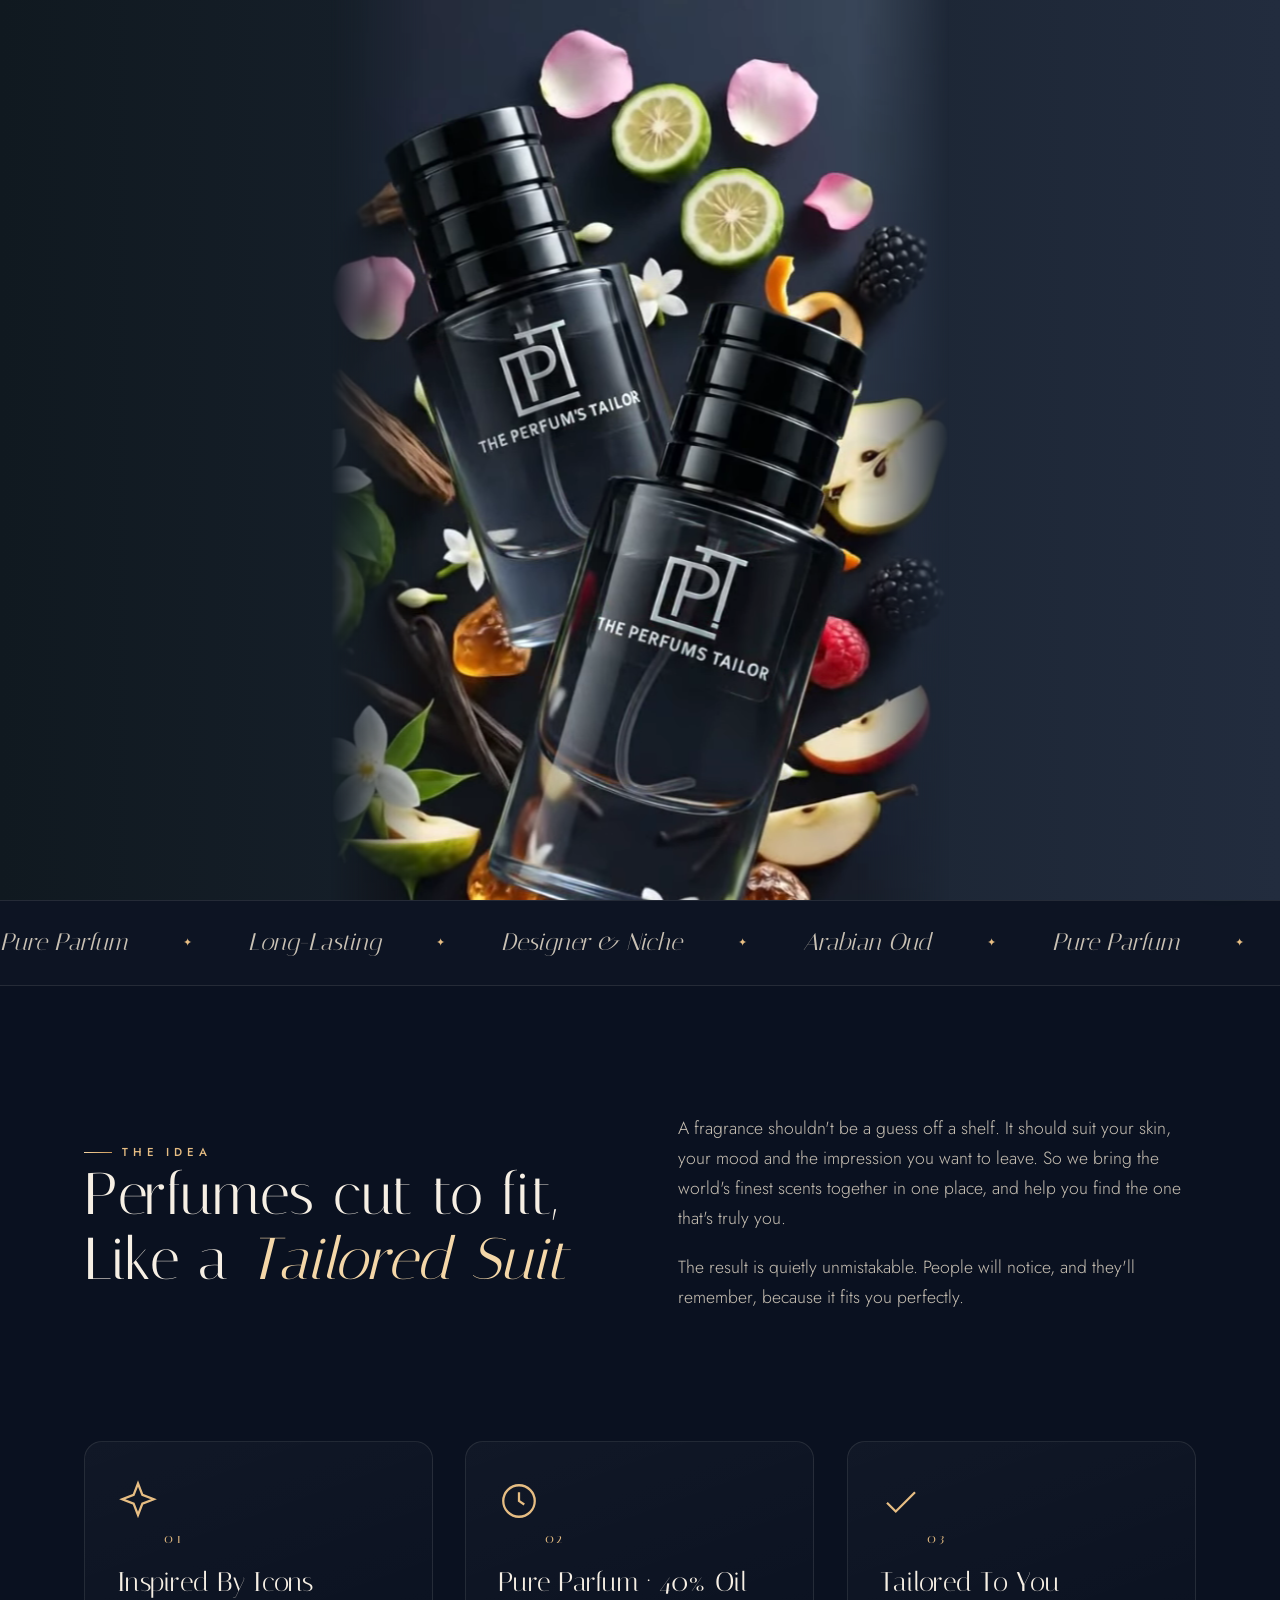
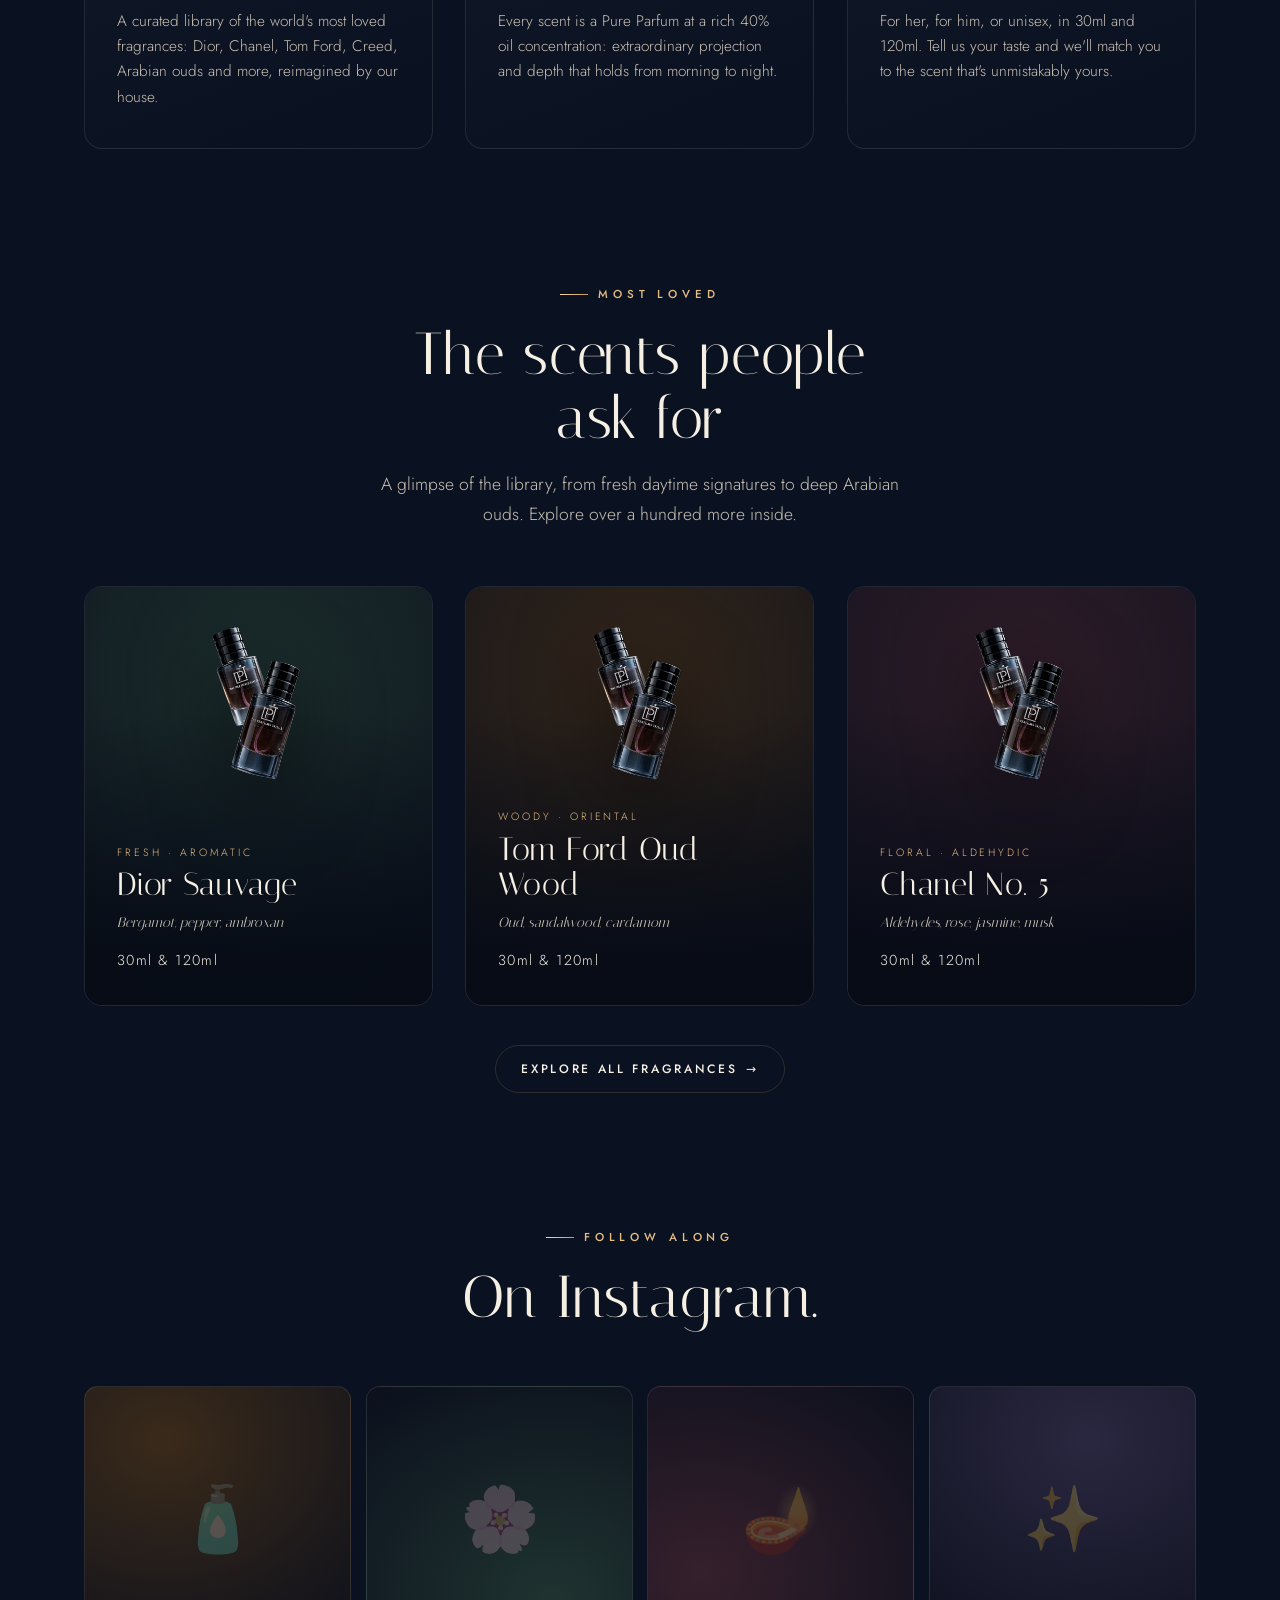
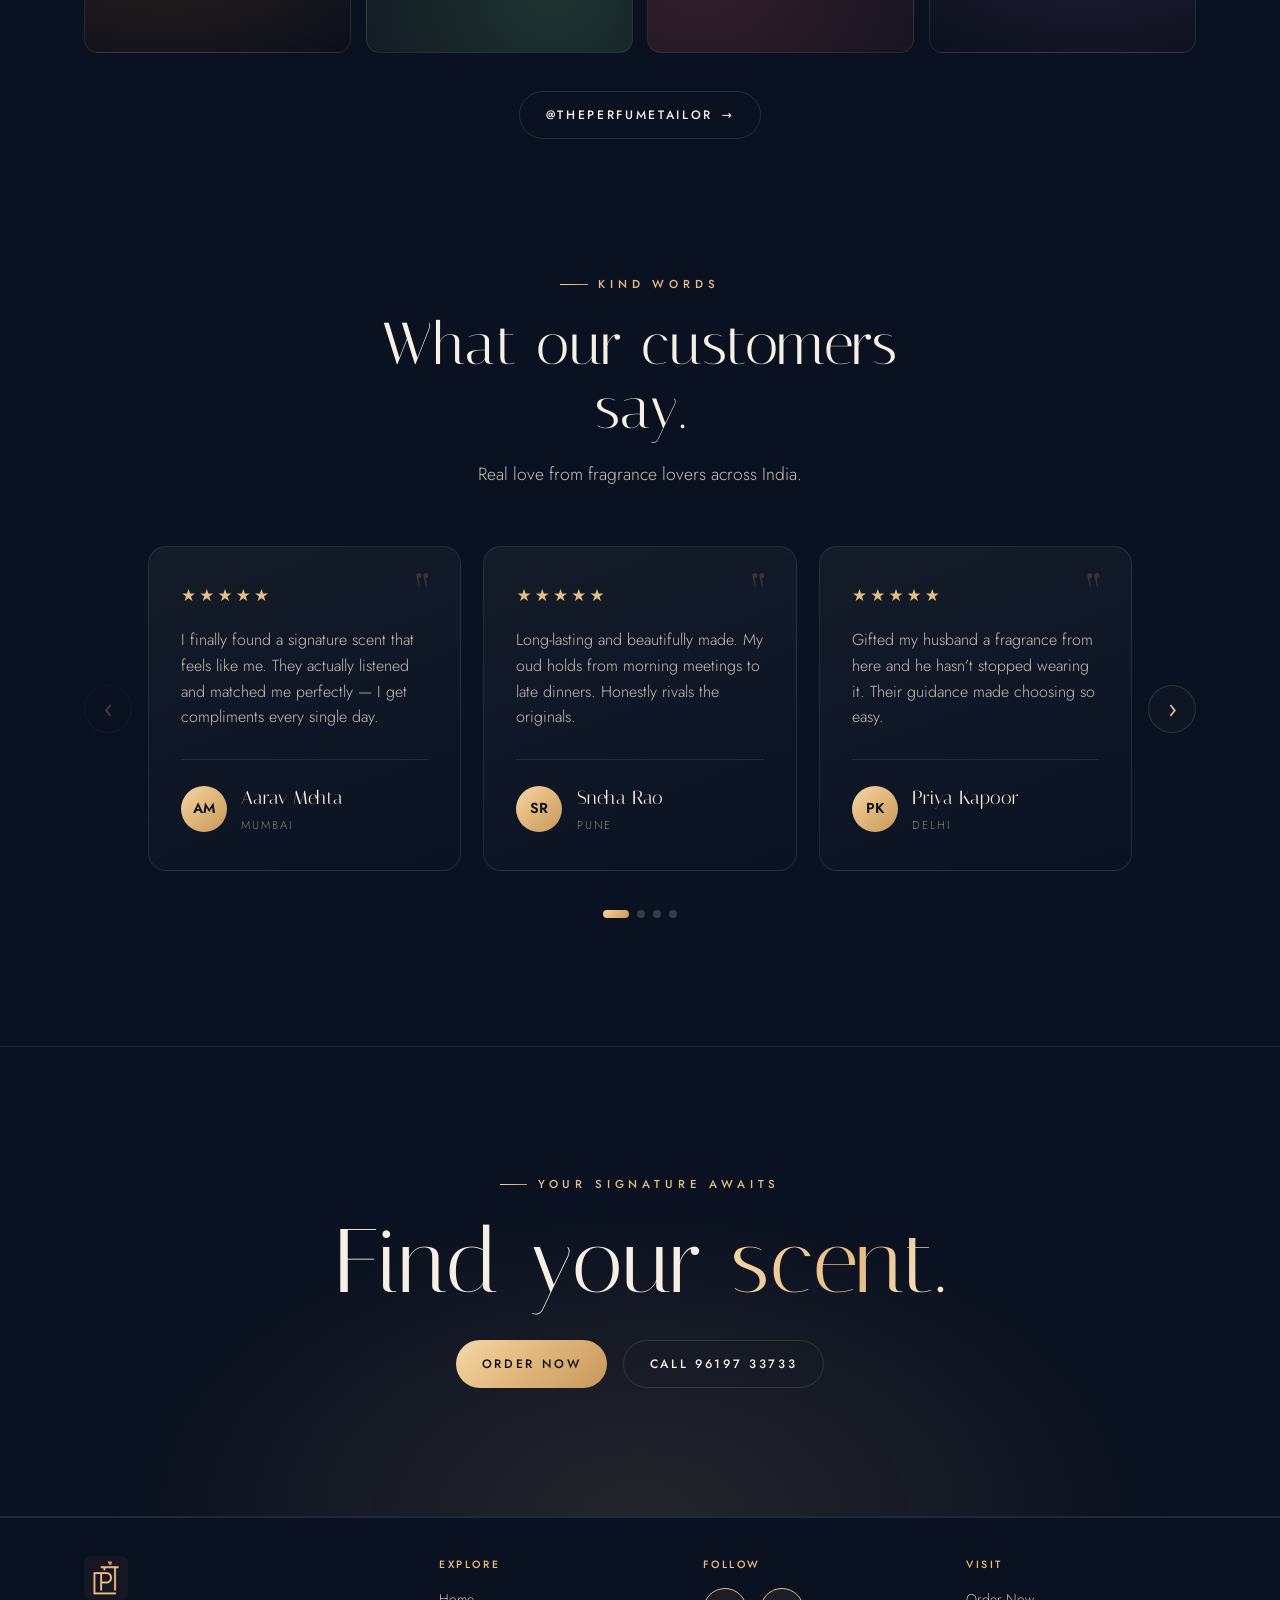
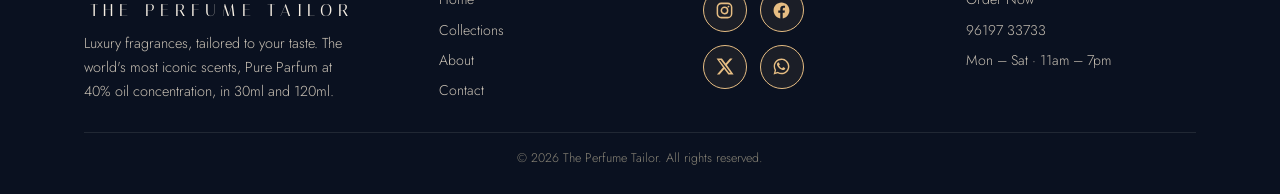
<file: index.html>
﻿<!DOCTYPE html>
<html lang="en">
<head>
  <meta charset="UTF-8" />
  <meta name="viewport" content="width=device-width, initial-scale=1.0" />
  <title>The Perfume Tailor | Luxury Fragrances Tailored To Your Taste</title>
  <meta name="description" content="The Perfume Tailor brings you the world's most iconic fragrances, tailored to your taste in 30ml and 120ml." />
  <link rel="preconnect" href="https://fonts.googleapis.com" />
  <link rel="preconnect" href="https://fonts.gstatic.com" crossorigin />
  <link rel="stylesheet" href="assets/css/style.css?v=20260716b" />
  <link rel="icon" href="favicon.ico" sizes="any" />
  <link rel="icon" type="image/png" sizes="32x32" href="assets/img/favicon-32x32.png" />
  <link rel="icon" type="image/png" sizes="16x16" href="assets/img/favicon-16x16.png" />
  <link rel="apple-touch-icon" sizes="180x180" href="assets/img/apple-touch-icon.png" />
  <link rel="manifest" href="site.webmanifest" />
</head>
<body>

  <!-- ============ INTRO VIDEO ============ -->
  <div id="site-intro" aria-hidden="true">
    <video id="intro-video" class="intro-video" autoplay muted playsinline preload="auto">
      <source src="assets/img/tpt-intro-final.webm?v=2" type="video/webm" />
      <source src="assets/img/tpt-intro-final.mp4?v=2"  type="video/mp4"  />
    </video>
  </div>

  <!-- ============ NAV ============ -->
  <nav class="nav">
    <a class="brand" href="index.html" aria-label="The Perfume Tailor home">
      <img src="assets/img/tpt-mark.png" alt="The Perfume Tailor logo" onerror="this.style.display='none'" />
      <span class="brand-name">The Perfume Tailor</span>
    </a>
    <div class="nav-links">
      <a href="index.html" class="active">Home</a>
      <a href="about.html">About</a>
      <a href="collections.html">Collections</a>
      <a href="contact.html">Contact</a>
      <a href="https://api.whatsapp.com/send/?phone=919619733733&text=Hi%20!%20I%27m%20looking%20to%20order%20a%20new%20perfume.&type=phone_number&app_absent=0" target="_blank" rel="noopener" class="nav-overlay-cta">Order Now</a>
    </div>
    <a href="https://api.whatsapp.com/send/?phone=919619733733&text=Hi%20!%20I%27m%20looking%20to%20order%20a%20new%20perfume.&type=phone_number&app_absent=0" target="_blank" rel="noopener" class="btn btn-gold nav-cta">Order Now</a>
    <button class="nav-toggle" aria-label="Menu"><span></span><span></span><span></span></button>
  </nav>

  <!-- ============ HERO ============ -->
  <header class="hero">
    <div class="hero-orb hero-orb-1"></div>
    <div class="hero-orb hero-orb-2"></div>
    <div class="hero-orb hero-orb-3"></div>
    <div class="hero-sparks" id="hero-sparks"></div>

    <!-- Full-bleed image layer (slightly blurred behind the copy) -->
    <div class="hero-visual" aria-hidden="true">
      <img src="assets/img/tpt-wide.png" class="hero-wide" alt="The Perfume Tailor signature fragrances" />
    </div>

    <!-- Copy + buttons: centered on the hero image -->
    <div class="hero-overlay">
      <div class="hero-overlay-copy">
        <span class="eyebrow" data-reveal>Luxury Perfumery</span>
        <h1 class="display" data-reveal data-delay="1">A fragrance <span class="gold-text">Tailored</span><br>to your taste.</h1>
        <p class="lead" data-reveal data-delay="2">The Perfume Tailor brings you the world's most iconic fragrances, reimagined by our house as <strong>Pure Parfum at 40% oil concentration</strong> for depth that lasts all day. Available in 30ml and 120ml.</p>
      </div>
      <div class="hero-cta-overlay" data-reveal data-delay="3">
        <a href="https://api.whatsapp.com/send/?phone=919619733733&text=Hi%20!%20I%27m%20looking%20to%20order%20a%20new%20perfume.&type=phone_number&app_absent=0" target="_blank" rel="noopener" class="btn btn-gold">Order fragrances <span class="arw">→</span></a>
        <a href="collections.html" class="btn btn-ghost">View collections</a>
      </div>
    </div>

    <!-- Scroll hint -->
    <!-- <div class="hero-scroll-hint" aria-hidden="true">↓</div> -->
  </header>

  <!-- ============ MARQUEE ============ -->
  <div class="marquee" aria-hidden="true">
    <div class="marquee-track">
      <span>Pure Parfum</span><span>Long-Lasting</span><span>Designer &amp; Niche</span><span>Arabian Oud</span>
      <span>Pure Parfum</span><span>Long-Lasting</span><span>Designer &amp; Niche</span><span>Arabian Oud</span>
      <span>Pure Parfum</span><span>Long-Lasting</span><span>Designer &amp; Niche</span><span>Arabian Oud</span>
    </div>
  </div>

  <main>
    <!-- ============ INTRO / PHILOSOPHY ============ -->
    <section class="section-pad">
      <div class="wrap split">
        <div>
          <span class="eyebrow" data-reveal>The Idea</span>
          <h2 data-reveal data-delay="1">Perfumes cut to fit, Like a <em> Tailored Suit</em></h2>
        </div>
        <div>
          <p class="lead" data-reveal data-delay="2">A fragrance shouldn't be a guess off a shelf. It should suit your skin, your mood and the impression you want to leave. So we bring the world's finest scents together in one place, and help you find the one that's truly you.</p>
          <p class="lead" style="margin-top:1.2rem" data-reveal data-delay="3">The result is quietly unmistakable. People will notice, and they'll remember, because it fits you perfectly.</p>
        </div>
      </div>
    </section>

    <!-- ============ PILLARS ============ -->
    <section class="section-pad" style="padding-top:0">
      <div class="wrap">
        <div class="cards">
          <article class="card" data-reveal data-tilt>
            <svg class="ic" viewBox="0 0 24 24" fill="none" stroke="currentColor" stroke-width="1.3"><path d="M12 2l2.5 6.5L21 11l-6.5 2.5L12 20l-2.5-6.5L3 11l6.5-2.5z"/></svg>
            <span class="num">01</span>
            <h3>Inspired By Icons</h3>
            <p>A curated library of the world's most loved fragrances: Dior, Chanel, Tom Ford, Creed, Arabian ouds and more, reimagined by our house.</p>
          </article>
          <article class="card" data-reveal data-delay="1" data-tilt>
            <svg class="ic" viewBox="0 0 24 24" fill="none" stroke="currentColor" stroke-width="1.3"><circle cx="12" cy="12" r="9"/><path d="M12 7v5l3 2"/></svg>
            <span class="num">02</span>
            <h3>Pure Parfum · 40% Oil</h3>
            <p>Every scent is a Pure Parfum at a rich 40% oil concentration: extraordinary projection and depth that holds from morning to night.</p>
          </article>
          <article class="card" data-reveal data-delay="2" data-tilt>
            <svg class="ic" viewBox="0 0 24 24" fill="none" stroke="currentColor" stroke-width="1.3"><path d="M20 7L9 18l-5-5"/></svg>
            <span class="num">03</span>
            <h3>Tailored To You</h3>
            <p>For her, for him, or unisex, in 30ml and 120ml. Tell us your taste and we'll match you to the scent that's unmistakably yours.</p>
          </article>
        </div>
      </div>
    </section>

    <!-- ============ FEATURED SCENTS ============ -->
    <section class="section-pad" style="padding-top:0">
      <div class="wrap">
        <div class="section-head" style="text-align:center;margin-inline:auto" data-reveal>
          <span class="eyebrow" style="justify-content:center;display:inline-flex">Most Loved</span>
          <h2>The scents people ask for </h2>
          <p class="lead" style="margin-inline:auto">A glimpse of the library, from fresh daytime signatures to deep Arabian ouds. Explore over a hundred more inside.</p>
        </div>
        <div class="coll-grid">
          <article class="scent s2" data-reveal data-tilt>
            <div class="bottle"><img src="assets/img/tpt-bottle.png" alt="Perfume bottle" /></div>
            <span class="kind">Fresh · Aromatic</span>
            <h3>Dior Sauvage</h3>
            <p class="notes">Bergamot, pepper, ambroxan</p>
            <p class="price">30ml &amp; 120ml</p>
          </article>
          <article class="scent s1" data-reveal data-delay="1" data-tilt>
            <div class="bottle"><img src="assets/img/tpt-bottle.png" alt="Perfume bottle" /></div>
            <span class="kind">Woody · Oriental</span>
            <h3>Tom Ford Oud Wood</h3>
            <p class="notes">Oud, sandalwood, cardamom</p>
            <p class="price">30ml &amp; 120ml</p>
          </article>
          <article class="scent s3" data-reveal data-delay="2" data-tilt>
            <div class="bottle"><img src="assets/img/tpt-bottle.png" alt="Perfume bottle" /></div>
            <span class="kind">Floral · Aldehydic</span>
            <h3>Chanel No. 5</h3>
            <p class="notes">Aldehydes, rose, jasmine, musk</p>
            <p class="price">30ml &amp; 120ml</p>
          </article>
        </div>
        <div style="margin-top:2.4rem;text-align:center" data-reveal>
          <a href="collections.html" class="btn btn-ghost">Explore all fragrances <span class="arw">→</span></a>
        </div>
      </div>
    </section>

    <!-- ============ INSTAGRAM ============ -->
    <section class="section-pad" style="padding-top:0">
      <div class="wrap">
        <div class="section-head" style="text-align:center;margin-inline:auto" data-reveal>
          <span class="eyebrow" style="justify-content:center;display:inline-flex">Follow Along</span>
          <h2>On Instagram.</h2>
        </div>
        <div class="insta-grid">
          <a href="https://www.instagram.com/theperfumetailor/" target="_blank" rel="noopener" class="insta-item" data-reveal style="background:radial-gradient(120% 100% at 30% 20%,#3a2a1a,#0b0f1c)">
            <span class="insta-overlay">📸</span>
            <span style="font-size:4rem;opacity:.22">🧴</span>
          </a>
          <a href="https://www.instagram.com/theperfumetailor/" target="_blank" rel="noopener" class="insta-item" data-reveal data-delay="1" style="background:radial-gradient(120% 100% at 70% 80%,#1f3330,#0b0f1c)">
            <span class="insta-overlay">📸</span>
            <span style="font-size:4rem;opacity:.22">🌸</span>
          </a>
          <a href="https://www.instagram.com/theperfumetailor/" target="_blank" rel="noopener" class="insta-item" data-reveal data-delay="2" style="background:radial-gradient(120% 100% at 20% 70%,#35202c,#0b0f1c)">
            <span class="insta-overlay">📸</span>
            <span style="font-size:4rem;opacity:.22">🪔</span>
          </a>
          <a href="https://www.instagram.com/theperfumetailor/" target="_blank" rel="noopener" class="insta-item" data-reveal data-delay="3" style="background:radial-gradient(120% 100% at 60% 20%,#2a2740,#0b0f1c)">
            <span class="insta-overlay">📸</span>
            <span style="font-size:4rem;opacity:.22">✨</span>
          </a>
        </div>
        <div style="margin-top:2.4rem;text-align:center" data-reveal>
          <a href="https://www.instagram.com/theperfumetailor/" target="_blank" rel="noopener" class="btn btn-ghost">@theperfumetailor <span class="arw">→</span></a>
        </div>
      </div>
    </section>

    <!-- ============ REVIEWS ============ -->
    <section class="section-pad reviews" style="padding-top:0">
      <div class="wrap">
        <div class="section-head" style="text-align:center;margin-inline:auto" data-reveal>
          <span class="eyebrow" style="justify-content:center;display:inline-flex">Kind Words</span>
          <h2>What our customers say.</h2>
          <p class="lead" style="margin-inline:auto">Real love from fragrance lovers across India.</p>
        </div>

        <div class="rev-slider" data-reveal>
          <button class="rev-nav rev-prev" aria-label="Previous reviews">&#8249;</button>
          <div class="rev-viewport">
            <div class="rev-track" id="rev-track"><!-- cards injected by reviews.js --></div>
          </div>
          <button class="rev-nav rev-next" aria-label="Next reviews">&#8250;</button>
        </div>
        <div class="rev-dots" id="rev-dots" aria-hidden="true"></div>
      </div>
    </section>

    <!-- ============ CTA ============ -->
    <section class="cta-band">
      <div class="wrap" style="position:relative;z-index:1">
        <span class="eyebrow" data-reveal style="justify-content:center;display:flex">Your signature awaits</span>
        <h2 class="display" data-reveal data-delay="1" style="margin:1.2rem 0 1.8rem">Find your <span class="gold-text">scent.</span></h2>
        <div style="display:flex;gap:1rem;justify-content:center;flex-wrap:wrap" data-reveal data-delay="2">
          <a href="https://api.whatsapp.com/send/?phone=919619733733&text=Hi%20!%20I%27m%20looking%20to%20order%20a%20new%20perfume.&type=phone_number&app_absent=0" target="_blank" rel="noopener" class="btn btn-gold">Order Now</a>
          <a href="tel:+919619733733" class="btn btn-ghost">Call 96197 33733</a>
        </div>
      </div>
    </section>
  </main>

  <!-- ============ FOOTER ============ -->
  <footer class="footer">
    <div class="wrap">
      <div class="footer-top">
        <div class="footer-col">
          <a class="brand" href="index.html">
            <img src="assets/img/tpt-mark.png" alt="The Perfume Tailor logo" onerror="this.style.display='none'" />
            <span class="brand-name">The Perfume Tailor</span>
          </a>
          <p class="about-blurb">Luxury fragrances, tailored to your taste. The world's most iconic scents, Pure Parfum at 40% oil concentration, in 30ml and 120ml.</p>
        </div>
        <div class="footer-col">
          <h4>Explore</h4>
          <a href="index.html">Home</a><a href="collections.html">Collections</a><a href="about.html">About</a><a href="contact.html">Contact</a>
        </div>
        <div class="footer-col">
          <h4>Follow</h4>
          <div class="footer-socials">
            <a class="social-ic is-instagram" href="https://www.instagram.com/theperfumetailor/" target="_blank" rel="noopener" aria-label="Instagram">
              <svg viewBox="0 0 24 24" fill="none" stroke="currentColor" stroke-width="1.9" stroke-linecap="round" stroke-linejoin="round"><rect x="3" y="3" width="18" height="18" rx="5"/><circle cx="12" cy="12" r="4"/><circle cx="17" cy="7" r="1.15" fill="currentColor" stroke="none"/></svg>
            </a>
            <a class="social-ic" href="https://www.facebook.com/theperfumetailor" target="_blank" rel="noopener" aria-label="Facebook">
              <svg viewBox="0 0 24 24" fill="currentColor"><path d="M22 12.06C22 6.5 17.52 2 12 2S2 6.5 2 12.06c0 5.02 3.66 9.18 8.44 9.94v-7.03H7.9v-2.9h2.54V9.85c0-2.52 1.5-3.9 3.77-3.9 1.09 0 2.24.19 2.24.19v2.47h-1.26c-1.24 0-1.63.77-1.63 1.56v1.87h2.78l-.44 2.9h-2.34V22c4.78-.76 8.44-4.92 8.44-9.94Z"/></svg>
            </a>
            <a class="social-ic" href="https://x.com/theperfumetailor" target="_blank" rel="noopener" aria-label="X (Twitter)">
              <svg viewBox="0 0 24 24" fill="currentColor"><path d="M18.9 2h3.3l-7.2 8.24L23.5 22h-6.63l-5.19-6.79L5.74 22H2.44l7.7-8.8L2 2h6.8l4.69 6.2L18.9 2Zm-1.16 18h1.83L7.3 3.9H5.34L17.74 20Z"/></svg>
            </a>
            <a class="social-ic" href="https://api.whatsapp.com/send/?phone=919619733733&text=Hi!%20I'd%20love%20to%20find%20my%20perfect%20perfume.%20Could%20you%20help%20me%20choose%20the%20right%20fragrance%3F%20%F0%9F%8C%B8&type=phone_number&app_absent=0" target="_blank" rel="noopener" aria-label="WhatsApp">
              <svg viewBox="0 0 24 24" fill="currentColor"><path d="M12.04 2C6.58 2 2.13 6.45 2.13 11.91c0 1.76.46 3.45 1.32 4.95L2 22l5.25-1.38a9.9 9.9 0 0 0 4.79 1.22h.01c5.46 0 9.91-4.45 9.91-9.91 0-2.65-1.03-5.14-2.9-7.01A9.82 9.82 0 0 0 12.04 2Zm0 1.8c2.16 0 4.19.84 5.72 2.37a8.06 8.06 0 0 1 2.37 5.73c0 4.46-3.63 8.09-8.09 8.09h-.01a8.2 8.2 0 0 1-4.18-1.15l-.3-.18-3.11.82.83-3.04-.2-.31a8.02 8.02 0 0 1-1.26-4.32c0-4.46 3.63-8.09 8.09-8.09Zm4.68 10.29c-.06-.11-.24-.18-.5-.31-.26-.13-1.53-.75-1.77-.84-.24-.09-.41-.13-.58.13-.17.26-.67.84-.82 1.01-.15.17-.3.19-.56.06-.26-.13-1.09-.4-2.07-1.28-.77-.68-1.28-1.53-1.43-1.79-.15-.26-.02-.4.11-.53.12-.12.26-.3.39-.46.13-.15.17-.26.26-.43.09-.17.04-.32-.02-.45-.06-.13-.58-1.4-.8-1.92-.21-.5-.42-.43-.58-.44l-.5-.01c-.17 0-.45.06-.68.32-.24.26-.9.88-.9 2.15s.92 2.5 1.05 2.66c.13.17 1.82 2.78 4.4 3.9.61.27 1.09.43 1.47.55.62.2 1.18.17 1.62.1.49-.07 1.53-.62 1.75-1.23.22-.6.22-1.12.15-1.23Z"/></svg>
            </a>
          </div>
        </div>
        <div class="footer-col">
          <h4>Visit</h4>
          <a href="https://api.whatsapp.com/send/?phone=919619733733&text=Hi%20!%20I%27m%20looking%20to%20order%20a%20new%20perfume.&type=phone_number&app_absent=0" target="_blank" rel="noopener">Order Now</a><a href="tel:+919619733733">96197 33733</a><p>Mon – Sat · 11am – 7pm</p>
        </div>
      </div>
      <div class="footer-bottom">
        <span>© <span data-year></span> The Perfume Tailor. All rights reserved.</span>
      </div>
    </div>
  </footer>

  <script>
  (function(){
    const container = document.getElementById('hero-sparks');
    if (!container) return;
    for (let i = 0; i < 26; i++) {
      const s = document.createElement('span');
      s.className = 'spark';
      const size = Math.random() * 3.5 + 1.5;
      s.style.cssText = [
        'width:' + size + 'px',
        'height:' + size + 'px',
        'left:' + (Math.random() * 100) + '%',
        'top:' + (25 + Math.random() * 65) + '%',
        'animation-duration:' + (3.5 + Math.random() * 6) + 's',
        'animation-delay:' + (Math.random() * 9) + 's'
      ].join(';');
      container.appendChild(s);
    }
  })();
  </script>
  <script src="assets/js/reviews.js"></script>
  <script src="assets/js/main.js?v=20260716b"></script>
  <script src="assets/js/wa-float.js"></script>
  <script>
  /* ---- Intro video: only on fresh load, skip on internal nav / back ---- */
  (function () {
    var intro = document.getElementById('site-intro');
    var video = document.getElementById('intro-video');
    if (!intro) return;

    var navType = (performance.getEntriesByType('navigation')[0] || {}).type;
    // Skip intro only on browser back/forward, or internal-link navigations
    // (internal nav sets the flag; reload always replays the intro)
    var fromInternal = navType !== 'reload' && sessionStorage.getItem('tpt-visited');
    if (navType === 'back_forward' || fromInternal) {
      intro.remove();
      return;
    }
    sessionStorage.setItem('tpt-visited', '1');
    document.body.style.overflow = 'hidden';

    function dismiss() {
      intro.classList.add('intro-exit');
      setTimeout(function () {
        intro.remove();
        document.body.style.overflow = '';
      }, 700);
    }

    if (video) {
      // Dismiss when video finishes
      video.addEventListener('ended', dismiss);
      // Hard fallback: if video fails or stalls, dismiss after 12s
      var fallback = setTimeout(dismiss, 12000);
      video.addEventListener('ended', function () { clearTimeout(fallback); });
      // If autoplay is blocked, shorten the fallback to 3s and let it ride
      video.play().catch(function () { clearTimeout(fallback); setTimeout(dismiss, 3000); });
    } else {
      setTimeout(dismiss, 2200);
    }
  })();

  </script>
</body>
</html>
</file>
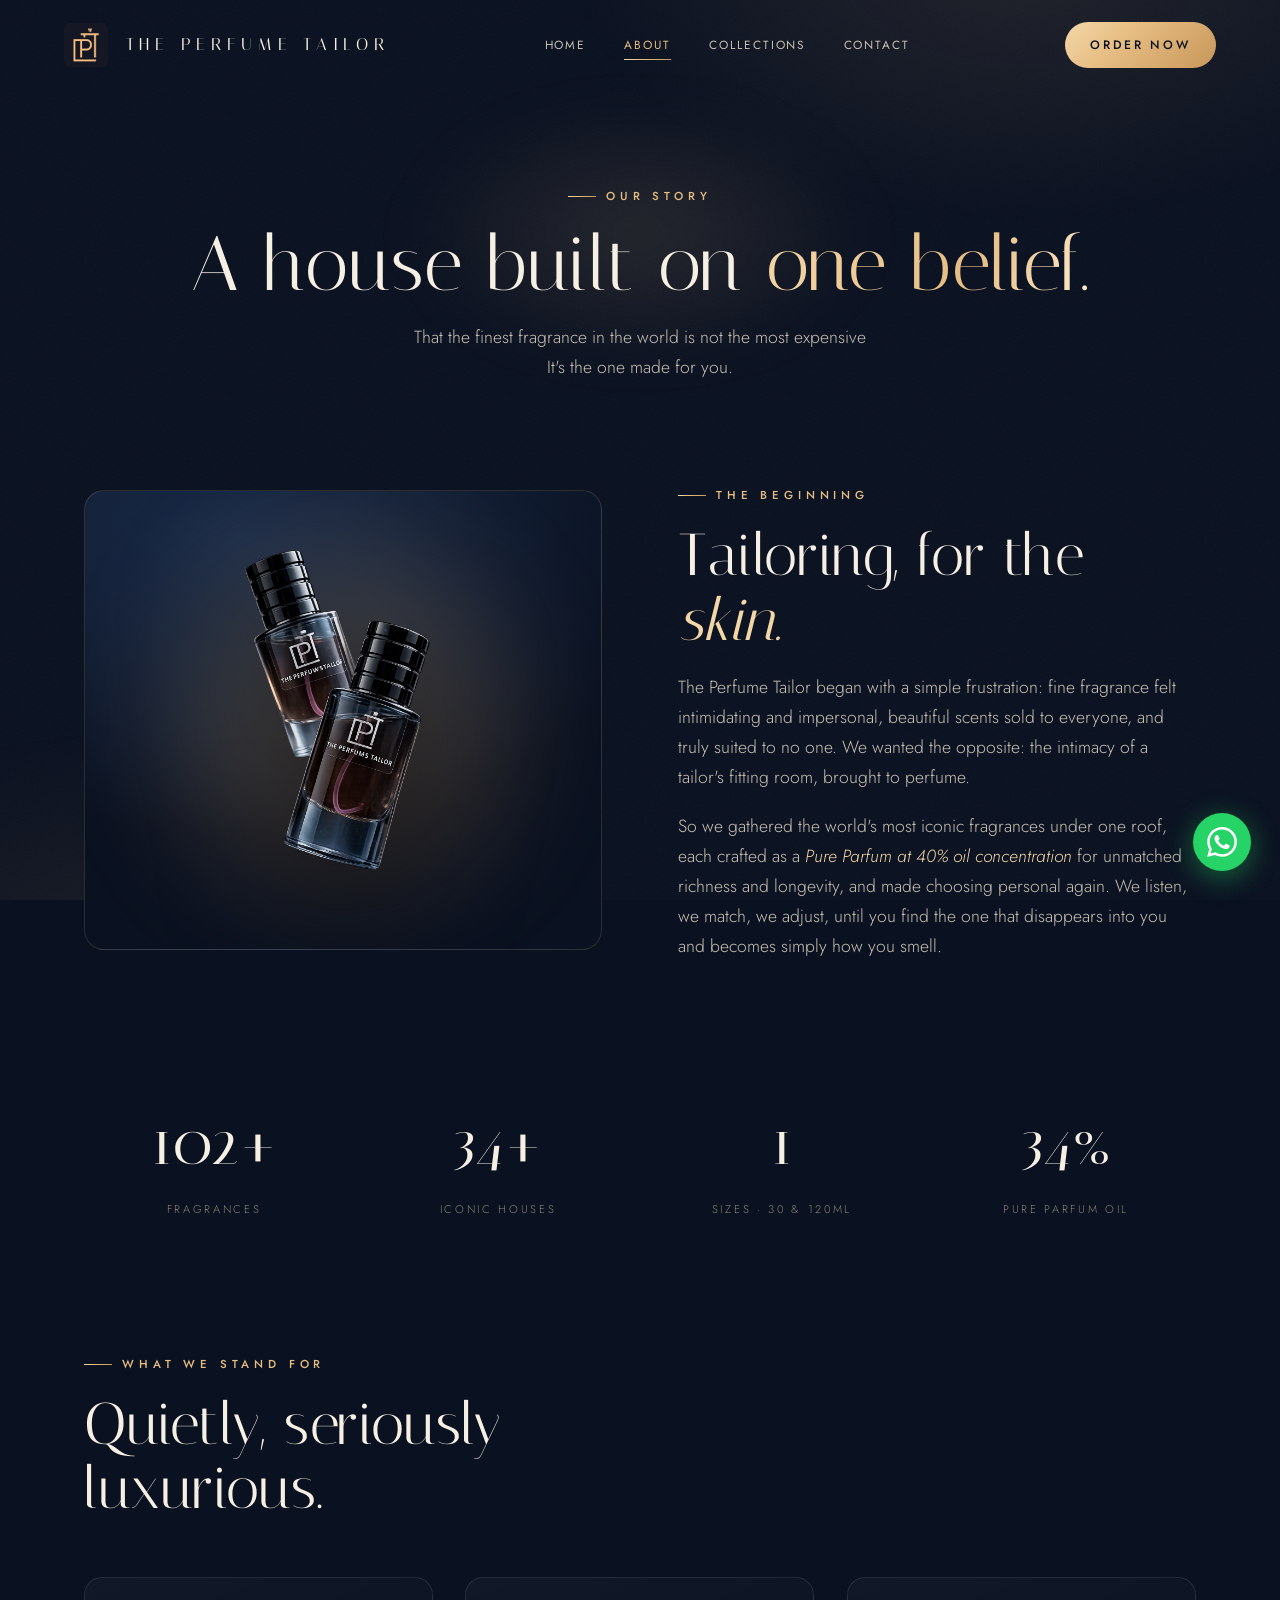
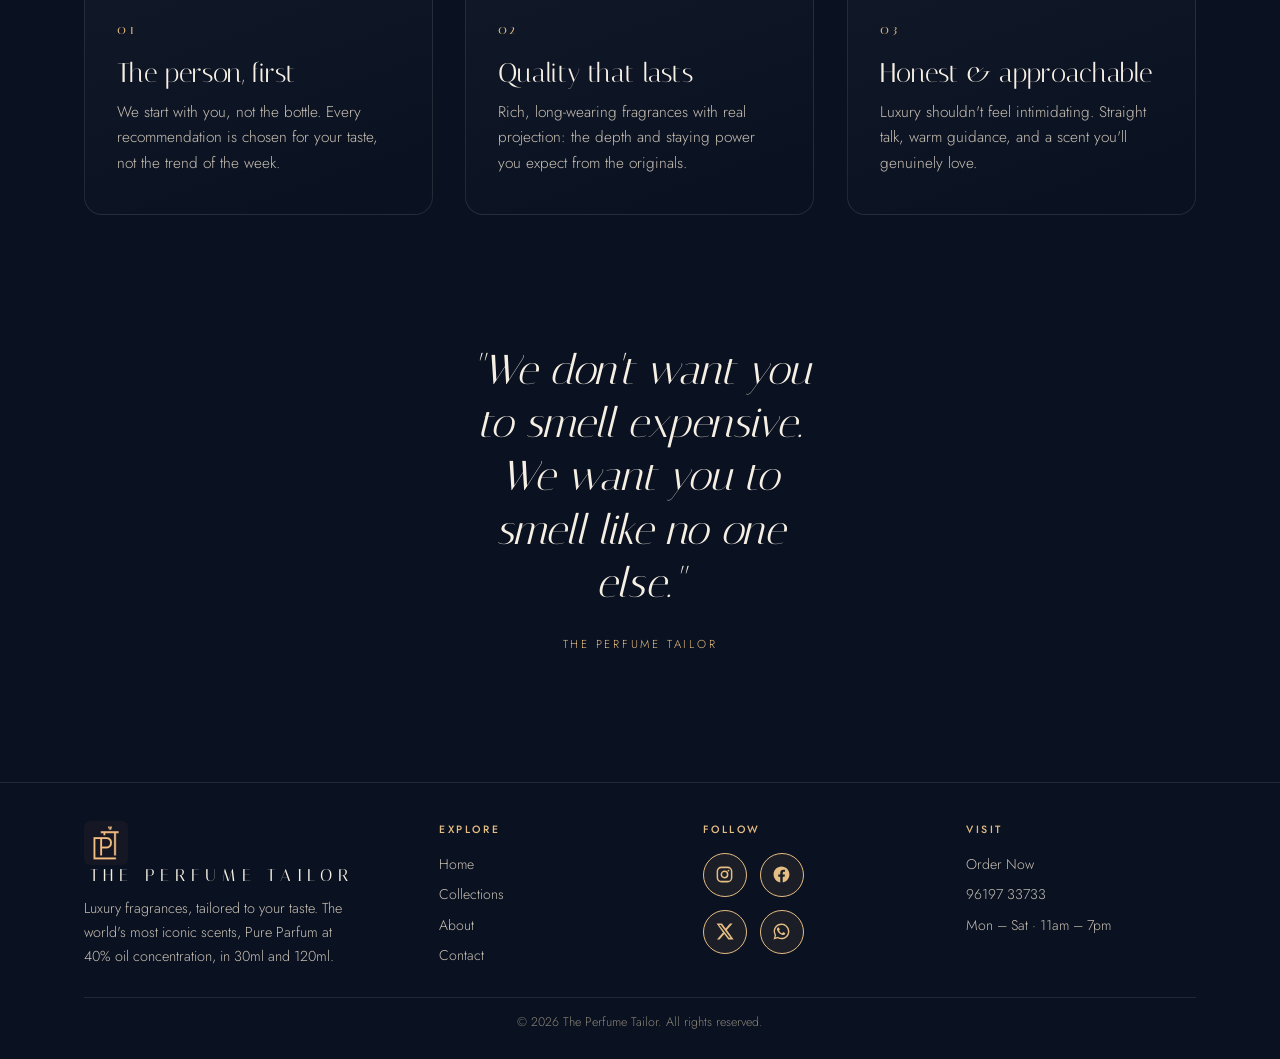
<file: about.html>
﻿<!DOCTYPE html>
<html lang="en">
<head>
  <meta charset="UTF-8" />
  <meta name="viewport" content="width=device-width, initial-scale=1.0" />
  <title>About | The Perfume Tailor</title>
  <meta name="description" content="The story behind The Perfume Tailor: bringing the world's most iconic fragrances together, tailored to your taste." />
  <link rel="preconnect" href="https://fonts.googleapis.com" />
  <link rel="preconnect" href="https://fonts.gstatic.com" crossorigin />
  <link rel="stylesheet" href="assets/css/style.css?v=20260716b" />
  <link rel="icon" href="favicon.ico" sizes="any" />
  <link rel="icon" type="image/png" sizes="32x32" href="assets/img/favicon-32x32.png" />
  <link rel="icon" type="image/png" sizes="16x16" href="assets/img/favicon-16x16.png" />
  <link rel="apple-touch-icon" sizes="180x180" href="assets/img/apple-touch-icon.png" />
  <link rel="manifest" href="site.webmanifest" />
</head>
<body>
  <nav class="nav">
    <a class="brand" href="index.html" aria-label="The Perfume Tailor home">
      <img src="assets/img/tpt-mark.png" alt="The Perfume Tailor logo" onerror="this.style.display='none'" />
      <span class="brand-name">The Perfume Tailor</span>
    </a>
    <div class="nav-links">
      <a href="index.html">Home</a>
      <a href="about.html" class="active">About</a>
      <a href="collections.html">Collections</a>
      <a href="contact.html">Contact</a>
      <a href="https://api.whatsapp.com/send/?phone=919619733733&text=Hi%20!%20I%27m%20looking%20to%20order%20a%20new%20perfume.&type=phone_number&app_absent=0" target="_blank" rel="noopener" class="nav-overlay-cta">Order Now</a>
    </div>
    <a href="https://api.whatsapp.com/send/?phone=919619733733&text=Hi%20!%20I%27m%20looking%20to%20order%20a%20new%20perfume.&type=phone_number&app_absent=0" target="_blank" rel="noopener" class="btn btn-gold nav-cta">Order Now</a>
    <button class="nav-toggle" aria-label="Menu"><span></span><span></span><span></span></button>
  </nav>

  <main>
    <section class="page-head">
      <div class="wrap">
        <span class="eyebrow" data-reveal style="justify-content:center;display:inline-flex">Our Story</span>
        <h1 class="display" data-reveal data-delay="1">A house built on <span class="gold-text">one belief.</span></h1>
        <p class="lead" data-reveal data-delay="2">That the finest fragrance in the world is not the most expensive <br> It's the one made for you.</p>
      </div>
    </section>

    <section class="section-pad" style="padding-top:2rem">
      <div class="wrap split">
        <div class="art-panel" data-reveal><div class="glow"></div><img src="assets/img/tpt-bottle.png" alt="The Perfume Tailor bottle" class="bottle-img" /></div>
        <div>
          <span class="eyebrow" data-reveal>The Beginning</span>
          <h2 data-reveal data-delay="1" style="margin:1.1rem 0 1.3rem">Tailoring, for the <em>skin.</em></h2>
          <p class="lead" data-reveal data-delay="2">The Perfume Tailor began with a simple frustration: fine fragrance felt intimidating and impersonal, beautiful scents sold to everyone, and truly suited to no one. We wanted the opposite: the intimacy of a tailor's fitting room, brought to perfume.</p>
          <p class="lead" style="margin-top:1.2rem" data-reveal data-delay="3">So we gathered the world's most iconic fragrances under one roof, each crafted as a <em>Pure Parfum at 40% oil concentration</em> for unmatched richness and longevity, and made choosing personal again. We listen, we match, we adjust, until you find the one that disappears into you and becomes simply how you smell.</p>
        </div>
      </div>
    </section>

    <!-- Stats -->
    <section class="section-pad" style="padding-top:0">
      <div class="wrap">
        <div class="stats">
          <div class="stat" data-reveal><div class="n"><span data-count="120" data-suffix="+">0</span></div><div class="l">Fragrances</div></div>
          <div class="stat" data-reveal data-delay="1"><div class="n"><span data-count="40" data-suffix="+">0</span></div><div class="l">Iconic Houses</div></div>
          <div class="stat" data-reveal data-delay="2"><div class="n"><span data-count="2">0</span></div><div class="l">Sizes · 30 &amp; 120ml</div></div>
          <div class="stat" data-reveal data-delay="3"><div class="n"><span data-count="40" data-suffix="%">0</span></div><div class="l">Pure Parfum Oil</div></div>
        </div>
      </div>
    </section>

    <!-- Values -->
    <section class="section-pad" style="padding-top:0">
      <div class="wrap">
        <div class="section-head" data-reveal><span class="eyebrow">What We Stand For</span><h2>Quietly, seriously luxurious.</h2></div>
        <div class="cards">
          <article class="card" data-reveal data-tilt><span class="num">01</span><h3>The person, first</h3><p>We start with you, not the bottle. Every recommendation is chosen for your taste, not the trend of the week.</p></article>
          <article class="card" data-reveal data-delay="1" data-tilt><span class="num">02</span><h3>Quality that lasts</h3><p>Rich, long-wearing fragrances with real projection: the depth and staying power you expect from the originals.</p></article>
          <article class="card" data-reveal data-delay="2" data-tilt><span class="num">03</span><h3>Honest &amp; approachable</h3><p>Luxury shouldn't feel intimidating. Straight talk, warm guidance, and a scent you'll genuinely love.</p></article>
        </div>
      </div>
    </section>

    <section class="section-pad" style="padding-top:0">
      <div class="wrap"><div class="quote" data-reveal><p>"We don't want you to smell expensive. We want you to smell like no one else."</p><div class="who">The Perfume Tailor</div></div></div>
    </section>
  </main>

  <footer class="footer">
    <div class="wrap">
      <div class="footer-top">
        <div class="footer-col">
          <a class="brand" href="index.html"><img src="assets/img/tpt-mark.png" alt="The Perfume Tailor logo" onerror="this.style.display='none'" /><span class="brand-name">The Perfume Tailor</span></a>
          <p class="about-blurb">Luxury fragrances, tailored to your taste. The world's most iconic scents, Pure Parfum at 40% oil concentration, in 30ml and 120ml.</p>
        </div>
        <div class="footer-col"><h4>Explore</h4><a href="index.html">Home</a><a href="collections.html">Collections</a><a href="about.html">About</a><a href="contact.html">Contact</a></div>
        <div class="footer-col">
          <h4>Follow</h4>
          <div class="footer-socials">
            <a class="social-ic is-instagram" href="https://www.instagram.com/theperfumetailor/" target="_blank" rel="noopener" aria-label="Instagram">
              <svg viewBox="0 0 24 24" fill="none" stroke="currentColor" stroke-width="1.9" stroke-linecap="round" stroke-linejoin="round"><rect x="3" y="3" width="18" height="18" rx="5"/><circle cx="12" cy="12" r="4"/><circle cx="17" cy="7" r="1.15" fill="currentColor" stroke="none"/></svg>
            </a>
            <a class="social-ic" href="https://www.facebook.com/theperfumetailor" target="_blank" rel="noopener" aria-label="Facebook">
              <svg viewBox="0 0 24 24" fill="currentColor"><path d="M22 12.06C22 6.5 17.52 2 12 2S2 6.5 2 12.06c0 5.02 3.66 9.18 8.44 9.94v-7.03H7.9v-2.9h2.54V9.85c0-2.52 1.5-3.9 3.77-3.9 1.09 0 2.24.19 2.24.19v2.47h-1.26c-1.24 0-1.63.77-1.63 1.56v1.87h2.78l-.44 2.9h-2.34V22c4.78-.76 8.44-4.92 8.44-9.94Z"/></svg>
            </a>
            <a class="social-ic" href="https://x.com/theperfumetailor" target="_blank" rel="noopener" aria-label="X (Twitter)">
              <svg viewBox="0 0 24 24" fill="currentColor"><path d="M18.9 2h3.3l-7.2 8.24L23.5 22h-6.63l-5.19-6.79L5.74 22H2.44l7.7-8.8L2 2h6.8l4.69 6.2L18.9 2Zm-1.16 18h1.83L7.3 3.9H5.34L17.74 20Z"/></svg>
            </a>
            <a class="social-ic" href="https://api.whatsapp.com/send/?phone=919619733733&text=Hi!%20I'd%20love%20to%20find%20my%20perfect%20perfume.%20Could%20you%20help%20me%20choose%20the%20right%20fragrance%3F%20%F0%9F%8C%B8&type=phone_number&app_absent=0" target="_blank" rel="noopener" aria-label="WhatsApp">
              <svg viewBox="0 0 24 24" fill="currentColor"><path d="M12.04 2C6.58 2 2.13 6.45 2.13 11.91c0 1.76.46 3.45 1.32 4.95L2 22l5.25-1.38a9.9 9.9 0 0 0 4.79 1.22h.01c5.46 0 9.91-4.45 9.91-9.91 0-2.65-1.03-5.14-2.9-7.01A9.82 9.82 0 0 0 12.04 2Zm0 1.8c2.16 0 4.19.84 5.72 2.37a8.06 8.06 0 0 1 2.37 5.73c0 4.46-3.63 8.09-8.09 8.09h-.01a8.2 8.2 0 0 1-4.18-1.15l-.3-.18-3.11.82.83-3.04-.2-.31a8.02 8.02 0 0 1-1.26-4.32c0-4.46 3.63-8.09 8.09-8.09Zm4.68 10.29c-.06-.11-.24-.18-.5-.31-.26-.13-1.53-.75-1.77-.84-.24-.09-.41-.13-.58.13-.17.26-.67.84-.82 1.01-.15.17-.3.19-.56.06-.26-.13-1.09-.4-2.07-1.28-.77-.68-1.28-1.53-1.43-1.79-.15-.26-.02-.4.11-.53.12-.12.26-.3.39-.46.13-.15.17-.26.26-.43.09-.17.04-.32-.02-.45-.06-.13-.58-1.4-.8-1.92-.21-.5-.42-.43-.58-.44l-.5-.01c-.17 0-.45.06-.68.32-.24.26-.9.88-.9 2.15s.92 2.5 1.05 2.66c.13.17 1.82 2.78 4.4 3.9.61.27 1.09.43 1.47.55.62.2 1.18.17 1.62.1.49-.07 1.53-.62 1.75-1.23.22-.6.22-1.12.15-1.23Z"/></svg>
            </a>
          </div>
        </div>
        <div class="footer-col"><h4>Visit</h4><a href="https://api.whatsapp.com/send/?phone=919619733733&text=Hi%20!%20I%27m%20looking%20to%20order%20a%20new%20perfume.&type=phone_number&app_absent=0" target="_blank" rel="noopener">Order Now</a><a href="tel:+919619733733">96197 33733</a><p>Mon – Sat · 11am – 7pm</p></div>
      </div>
      <div class="footer-bottom">
        <span>© <span data-year></span> The Perfume Tailor. All rights reserved.</span>
      </div>
    </div>
  </footer>

  <script src="assets/js/main.js?v=20260716b"></script>
  <script src="assets/js/wa-float.js"></script>
</body>
</html>
</file>
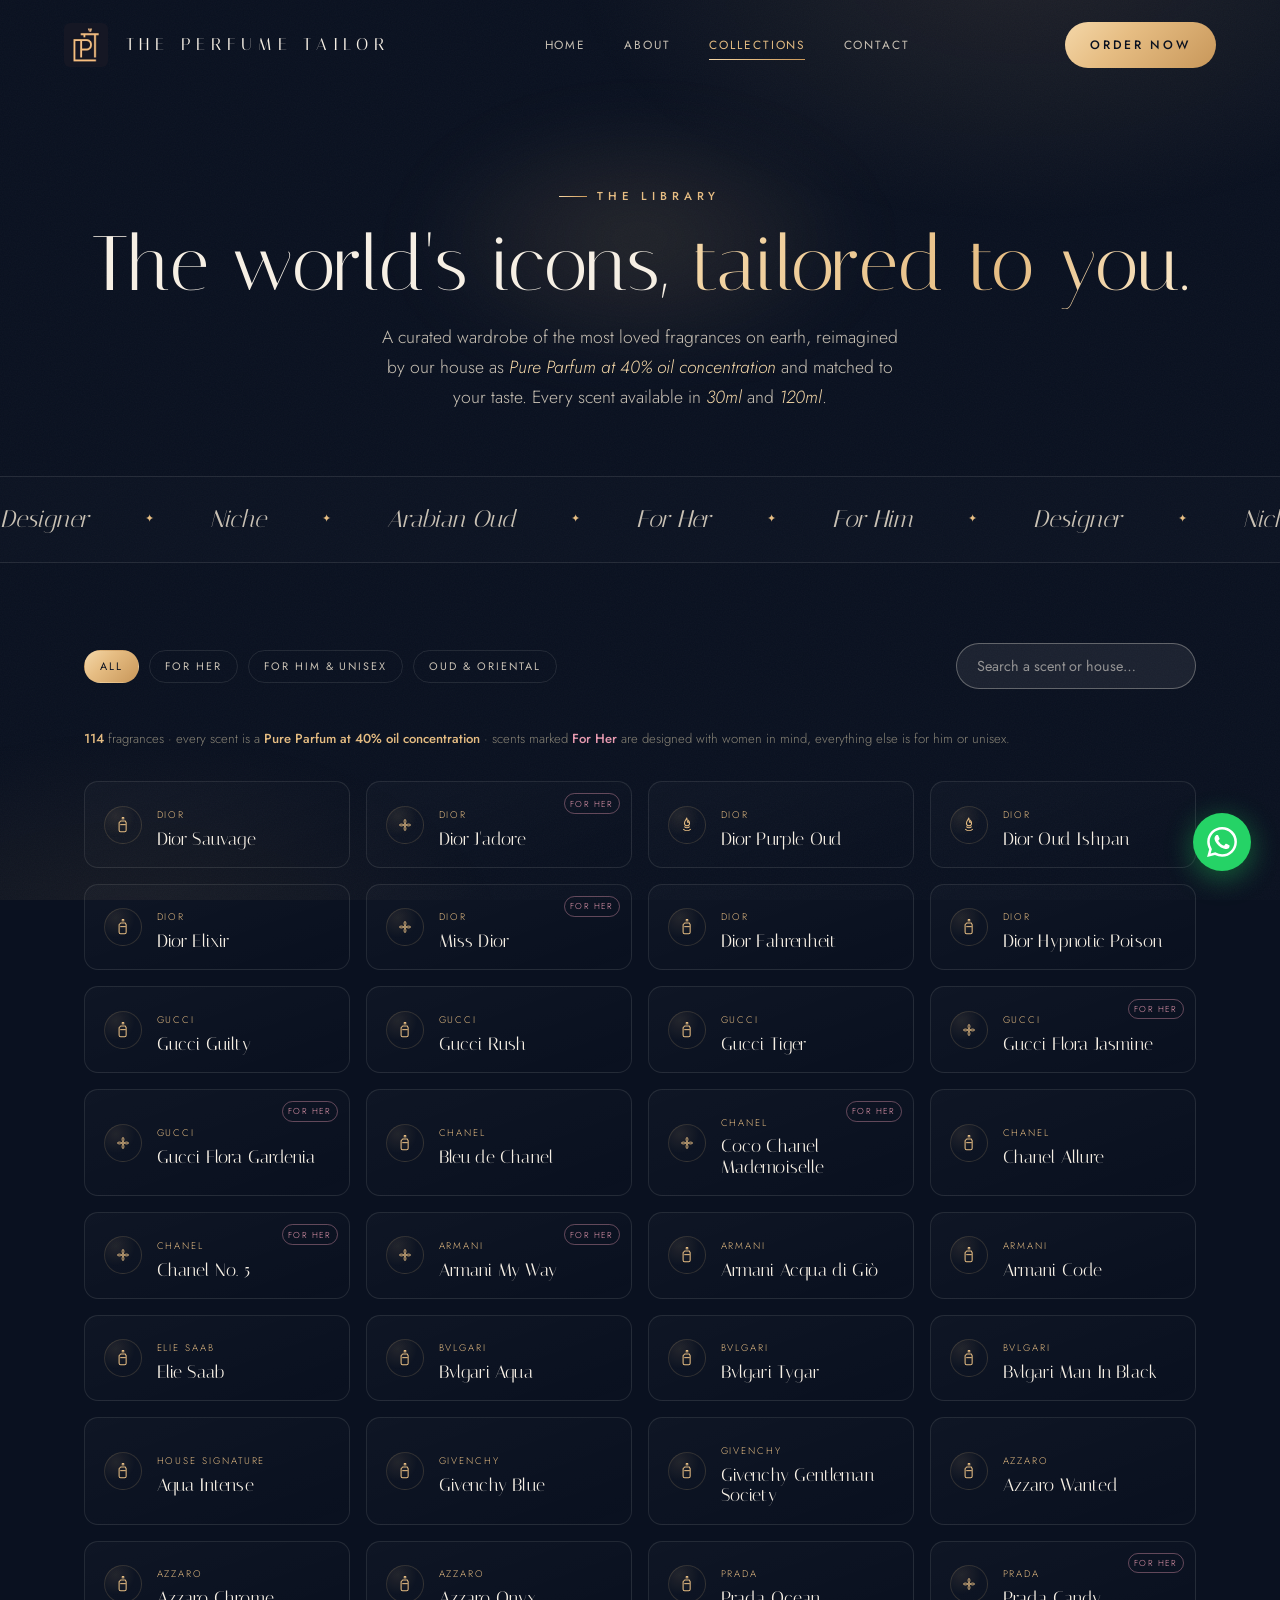
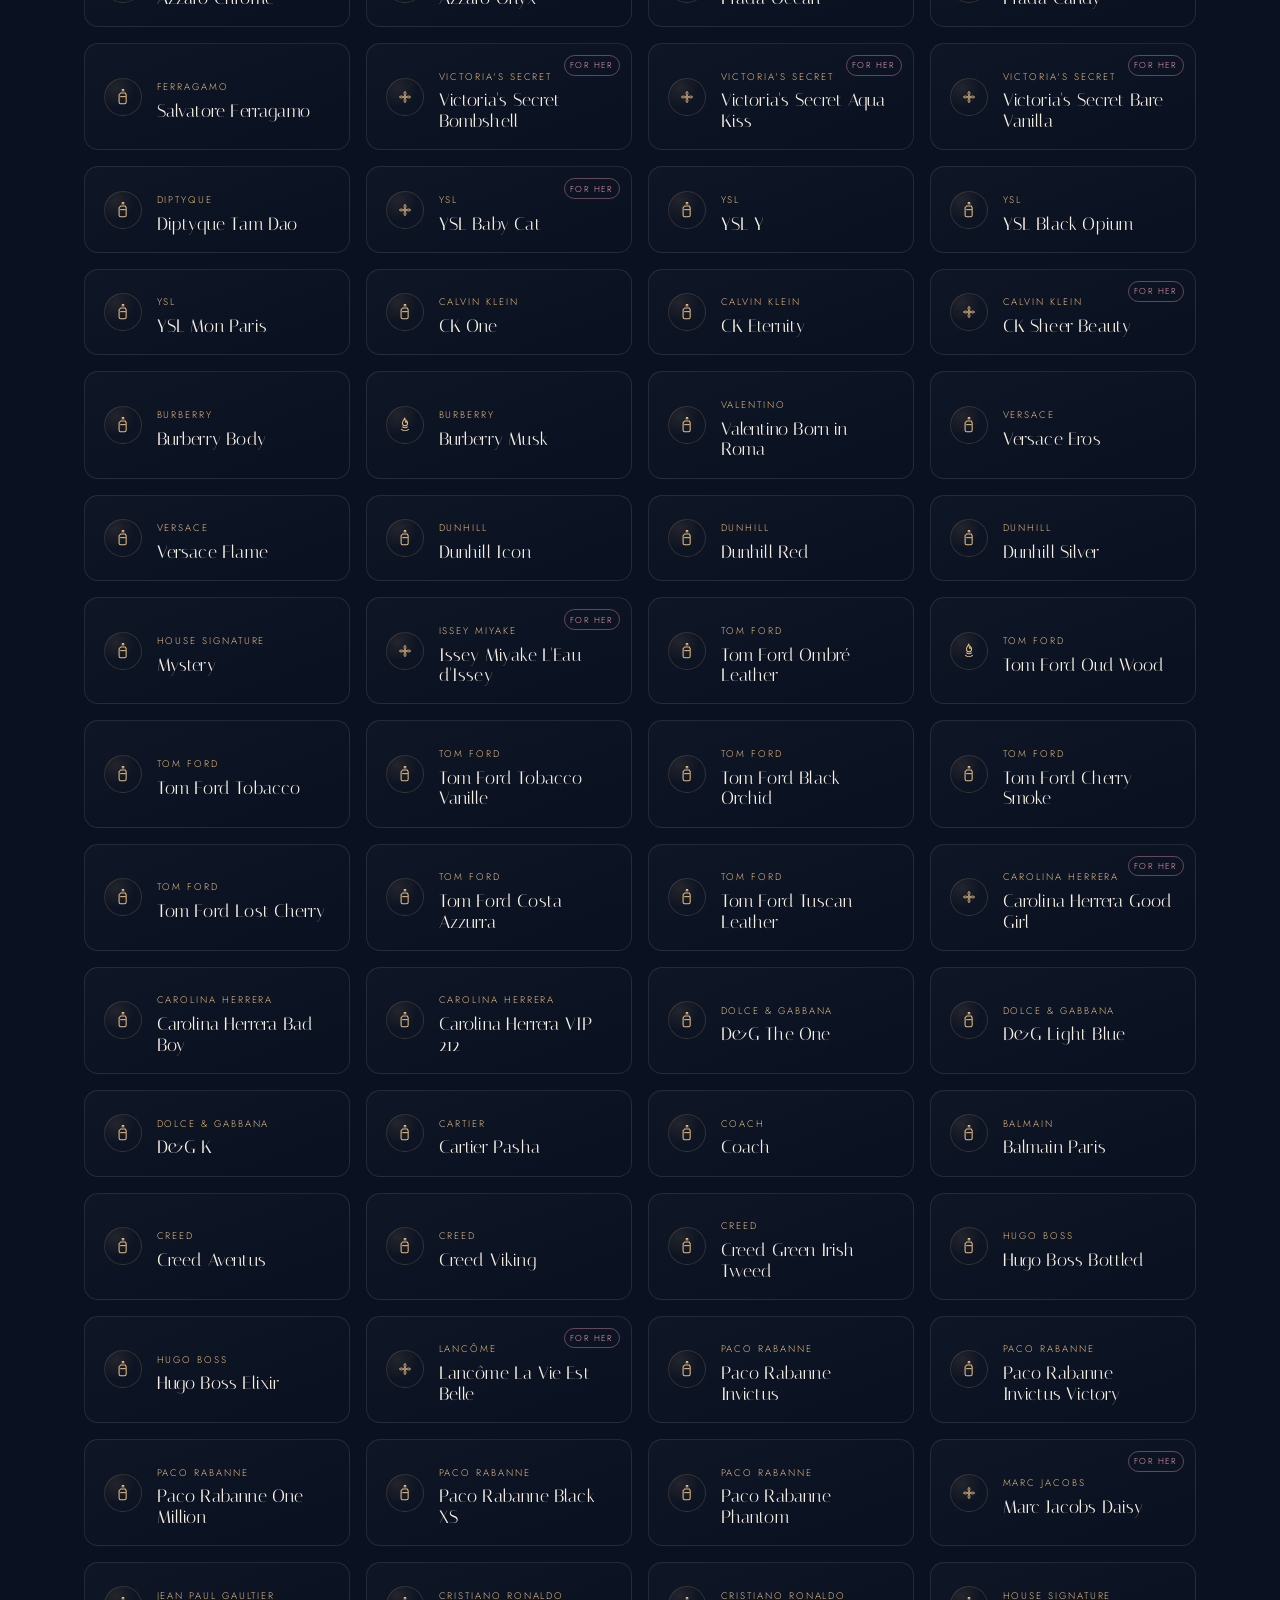
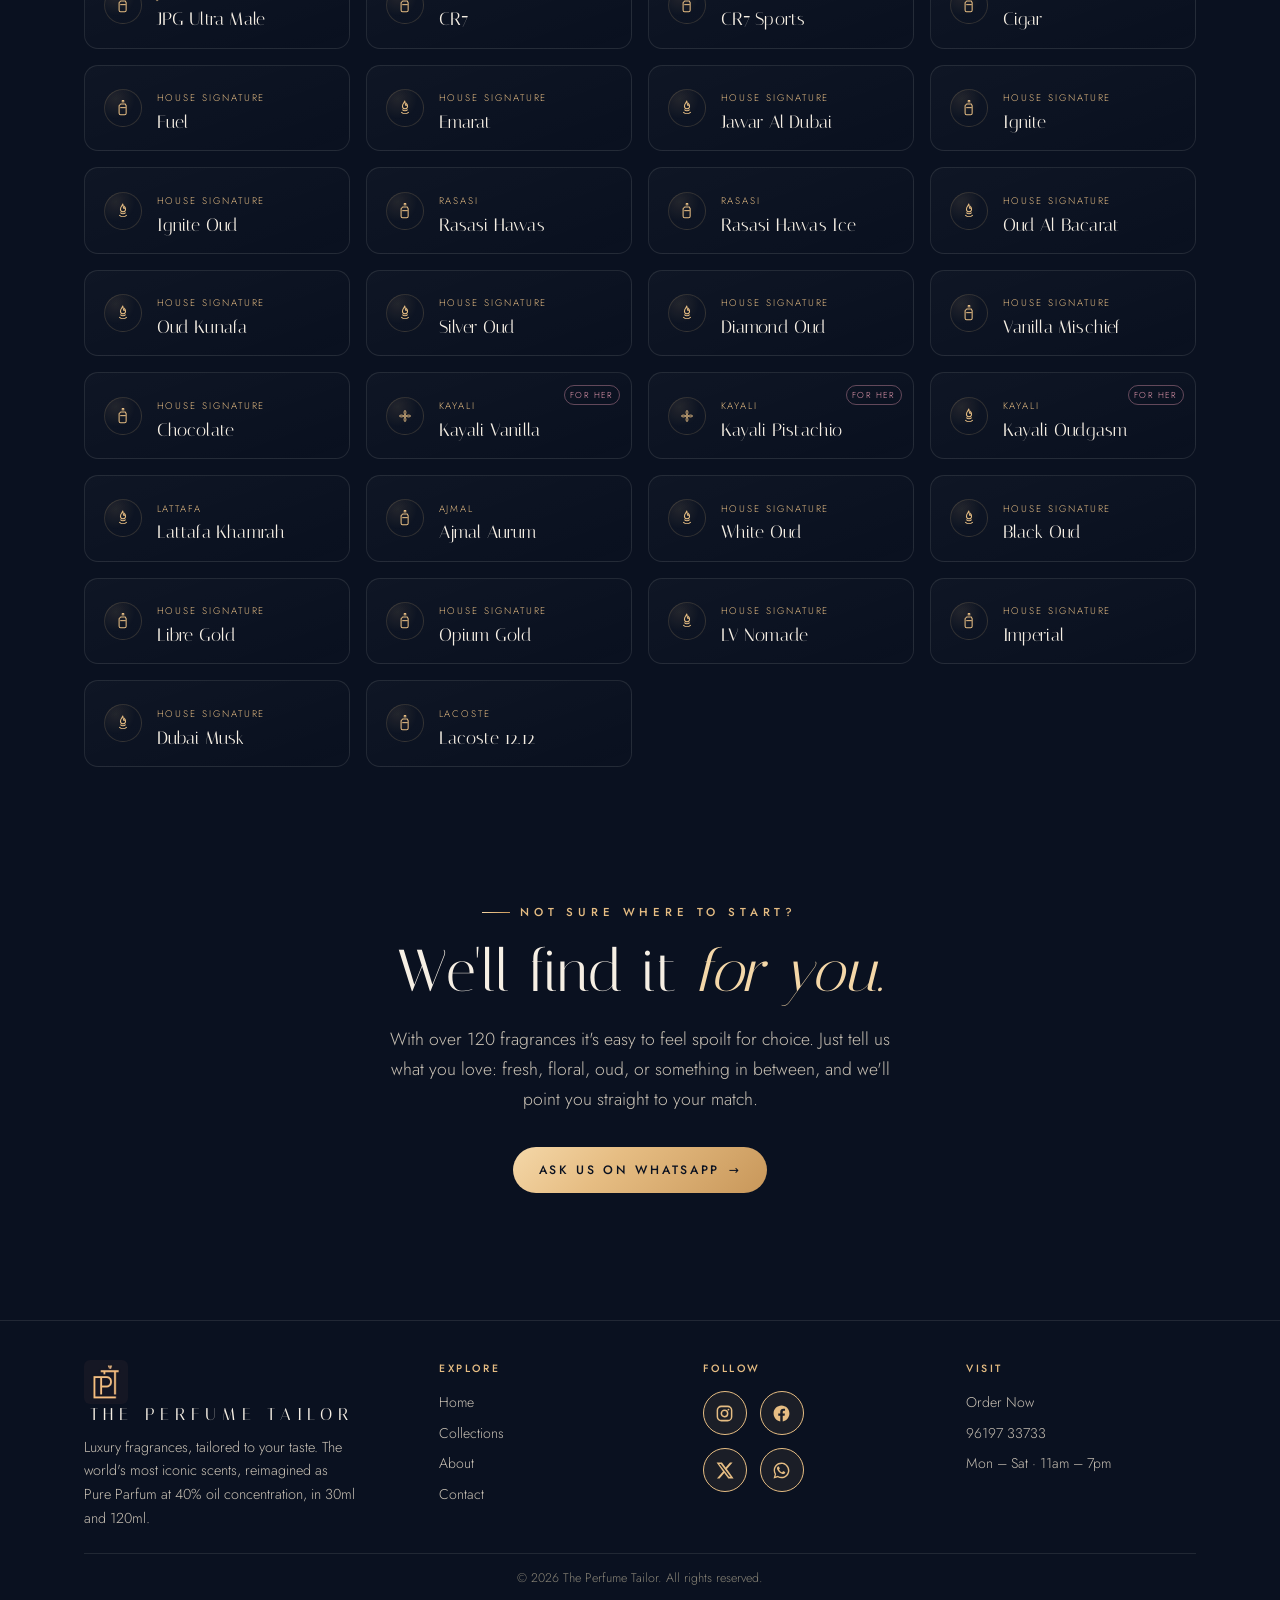
<file: collections.html>
﻿<!DOCTYPE html>
<html lang="en">
<head>
  <meta charset="UTF-8" />
  <meta name="viewport" content="width=device-width, initial-scale=1.0" />
  <title>Collections | The Perfume Tailor</title>
  <meta name="description" content="Explore The Perfume Tailor's library of the world's most iconic fragrances, reimagined and tailored to your taste. Available in 30ml and 120ml." />
  <link rel="preconnect" href="https://fonts.googleapis.com" />
  <link rel="preconnect" href="https://fonts.gstatic.com" crossorigin />
  <link rel="stylesheet" href="assets/css/style.css?v=20260716b" />
  <link rel="icon" href="favicon.ico" sizes="any" />
  <link rel="icon" type="image/png" sizes="32x32" href="assets/img/favicon-32x32.png" />
  <link rel="icon" type="image/png" sizes="16x16" href="assets/img/favicon-16x16.png" />
  <link rel="apple-touch-icon" sizes="180x180" href="assets/img/apple-touch-icon.png" />
  <link rel="manifest" href="site.webmanifest" />
</head>
<body>
  <nav class="nav">
    <a class="brand" href="index.html" aria-label="The Perfume Tailor home">
      <img src="assets/img/tpt-mark.png" alt="The Perfume Tailor logo" onerror="this.style.display='none'" />
      <span class="brand-name">The Perfume Tailor</span>
    </a>
    <div class="nav-links">
      <a href="index.html">Home</a>
      <a href="about.html">About</a>
      <a href="collections.html" class="active">Collections</a>
      <a href="contact.html">Contact</a>
      <a href="https://api.whatsapp.com/send/?phone=919619733733&text=Hi%20!%20I%27m%20looking%20to%20order%20a%20new%20perfume.&type=phone_number&app_absent=0" target="_blank" rel="noopener" class="nav-overlay-cta">Order Now</a>
    </div>
    <a href="https://api.whatsapp.com/send/?phone=919619733733&text=Hi%20!%20I%27m%20looking%20to%20order%20a%20new%20perfume.&type=phone_number&app_absent=0" target="_blank" rel="noopener" class="btn btn-gold nav-cta">Order Now</a>
    <button class="nav-toggle" aria-label="Menu"><span></span><span></span><span></span></button>
  </nav>

  <main>
    <section class="page-head">
      <div class="wrap">
        <span class="eyebrow" data-reveal style="justify-content:center;display:inline-flex">The Library</span>
        <h1 class="display" data-reveal data-delay="1">The world's icons, <span class="gold-text">tailored to you.</span></h1>
        <p class="lead" data-reveal data-delay="2">A curated wardrobe of the most loved fragrances on earth, reimagined by our house as <em>Pure Parfum at 40% oil concentration</em> and matched to your taste. Every scent available in <em>30ml</em> and <em>120ml</em>.</p>
      </div>
    </section>

    <div class="marquee" aria-hidden="true">
      <div class="marquee-track">
        <span>Designer</span><span>Niche</span><span>Arabian Oud</span><span>For Her</span><span>For Him</span>
        <span>Designer</span><span>Niche</span><span>Arabian Oud</span><span>For Her</span><span>For Him</span>
      </div>
    </div>

    <section class="section-pad" style="padding-top:clamp(3rem,7vw,5rem)">
      <div class="wrap">
        <div class="lib-controls" data-reveal>
          <div class="lib-filters">
            <button class="lib-filter active" data-filter="all">All</button>
            <button class="lib-filter" data-filter="her">For Her</button>
            <button class="lib-filter" data-filter="him">For Him &amp; Unisex</button>
            <button class="lib-filter" data-filter="oud">Oud &amp; Oriental</button>
          </div>
          <input id="lib-search" class="lib-search" type="search" placeholder="Search a scent or house…" aria-label="Search fragrances" />
        </div>
        <p class="lib-note" data-reveal><b><span id="lib-count">0</span></b> fragrances · every scent is a <b>Pure Parfum at 40% oil concentration</b> · scents marked <b style="color:#e79ab0">For Her</b> are designed with women in mind, everything else is for him or unisex.</p>
        <div id="lib-grid" class="lib-grid"></div>
      </div>
    </section>

    <!-- Order callout -->
    <section class="section-pad" style="padding-top:0">
      <div class="wrap" style="text-align:center;max-width:44rem;margin-inline:auto">
        <span class="eyebrow" data-reveal style="justify-content:center;display:inline-flex">Not sure where to start?</span>
        <h2 data-reveal data-delay="1" style="margin:1.1rem 0 1.3rem">We'll find it <em>for you.</em></h2>
        <p class="lead" data-reveal data-delay="2" style="margin-inline:auto">With over 120 fragrances it's easy to feel spoilt for choice. Just tell us what you love: fresh, floral, oud, or something in between, and we'll point you straight to your match.</p>
        <div style="margin-top:2rem" data-reveal data-delay="3">
          <a href="https://api.whatsapp.com/send/?phone=919619733733&text=Hi%20!%20I%27m%20looking%20to%20order%20a%20new%20perfume.&type=phone_number&app_absent=0" target="_blank" rel="noopener" class="btn btn-gold">Ask us on WhatsApp <span class="arw">→</span></a>
        </div>
      </div>
    </section>
  </main>

  <footer class="footer">
    <div class="wrap">
      <div class="footer-top">
        <div class="footer-col">
          <a class="brand" href="index.html"><img src="assets/img/tpt-mark.png" alt="The Perfume Tailor logo" onerror="this.style.display='none'" /><span class="brand-name">The Perfume Tailor</span></a>
          <p class="about-blurb">Luxury fragrances, tailored to your taste. The world's most iconic scents, reimagined as Pure Parfum at 40% oil concentration, in 30ml and 120ml.</p>
        </div>
        <div class="footer-col"><h4>Explore</h4><a href="index.html">Home</a><a href="collections.html">Collections</a><a href="about.html">About</a><a href="contact.html">Contact</a></div>
        <div class="footer-col">
          <h4>Follow</h4>
          <div class="footer-socials">
            <a class="social-ic is-instagram" href="https://www.instagram.com/theperfumetailor/" target="_blank" rel="noopener" aria-label="Instagram">
              <svg viewBox="0 0 24 24" fill="none" stroke="currentColor" stroke-width="1.9" stroke-linecap="round" stroke-linejoin="round"><rect x="3" y="3" width="18" height="18" rx="5"/><circle cx="12" cy="12" r="4"/><circle cx="17" cy="7" r="1.15" fill="currentColor" stroke="none"/></svg>
            </a>
            <a class="social-ic" href="https://www.facebook.com/theperfumetailor" target="_blank" rel="noopener" aria-label="Facebook">
              <svg viewBox="0 0 24 24" fill="currentColor"><path d="M22 12.06C22 6.5 17.52 2 12 2S2 6.5 2 12.06c0 5.02 3.66 9.18 8.44 9.94v-7.03H7.9v-2.9h2.54V9.85c0-2.52 1.5-3.9 3.77-3.9 1.09 0 2.24.19 2.24.19v2.47h-1.26c-1.24 0-1.63.77-1.63 1.56v1.87h2.78l-.44 2.9h-2.34V22c4.78-.76 8.44-4.92 8.44-9.94Z"/></svg>
            </a>
            <a class="social-ic" href="https://x.com/theperfumetailor" target="_blank" rel="noopener" aria-label="X (Twitter)">
              <svg viewBox="0 0 24 24" fill="currentColor"><path d="M18.9 2h3.3l-7.2 8.24L23.5 22h-6.63l-5.19-6.79L5.74 22H2.44l7.7-8.8L2 2h6.8l4.69 6.2L18.9 2Zm-1.16 18h1.83L7.3 3.9H5.34L17.74 20Z"/></svg>
            </a>
            <a class="social-ic" href="https://api.whatsapp.com/send/?phone=919619733733&text=Hi!%20I'd%20love%20to%20find%20my%20perfect%20perfume.%20Could%20you%20help%20me%20choose%20the%20right%20fragrance%3F%20%F0%9F%8C%B8&type=phone_number&app_absent=0" target="_blank" rel="noopener" aria-label="WhatsApp">
              <svg viewBox="0 0 24 24" fill="currentColor"><path d="M12.04 2C6.58 2 2.13 6.45 2.13 11.91c0 1.76.46 3.45 1.32 4.95L2 22l5.25-1.38a9.9 9.9 0 0 0 4.79 1.22h.01c5.46 0 9.91-4.45 9.91-9.91 0-2.65-1.03-5.14-2.9-7.01A9.82 9.82 0 0 0 12.04 2Zm0 1.8c2.16 0 4.19.84 5.72 2.37a8.06 8.06 0 0 1 2.37 5.73c0 4.46-3.63 8.09-8.09 8.09h-.01a8.2 8.2 0 0 1-4.18-1.15l-.3-.18-3.11.82.83-3.04-.2-.31a8.02 8.02 0 0 1-1.26-4.32c0-4.46 3.63-8.09 8.09-8.09Zm4.68 10.29c-.06-.11-.24-.18-.5-.31-.26-.13-1.53-.75-1.77-.84-.24-.09-.41-.13-.58.13-.17.26-.67.84-.82 1.01-.15.17-.3.19-.56.06-.26-.13-1.09-.4-2.07-1.28-.77-.68-1.28-1.53-1.43-1.79-.15-.26-.02-.4.11-.53.12-.12.26-.3.39-.46.13-.15.17-.26.26-.43.09-.17.04-.32-.02-.45-.06-.13-.58-1.4-.8-1.92-.21-.5-.42-.43-.58-.44l-.5-.01c-.17 0-.45.06-.68.32-.24.26-.9.88-.9 2.15s.92 2.5 1.05 2.66c.13.17 1.82 2.78 4.4 3.9.61.27 1.09.43 1.47.55.62.2 1.18.17 1.62.1.49-.07 1.53-.62 1.75-1.23.22-.6.22-1.12.15-1.23Z"/></svg>
            </a>
          </div>
        </div>
        <div class="footer-col"><h4>Visit</h4><a href="https://api.whatsapp.com/send/?phone=919619733733&text=Hi%20!%20I%27m%20looking%20to%20order%20a%20new%20perfume.&type=phone_number&app_absent=0" target="_blank" rel="noopener">Order Now</a><a href="tel:+919619733733">96197 33733</a><p>Mon – Sat · 11am – 7pm</p></div>
      </div>
      <div class="footer-bottom">
        <span>© <span data-year></span> The Perfume Tailor. All rights reserved.</span>
      </div>
    </div>
  </footer>

  <script src="assets/js/collection.js"></script>
  <script src="assets/js/main.js?v=20260716b"></script>
  <script src="assets/js/wa-float.js"></script>
</body>
</html>
</file>
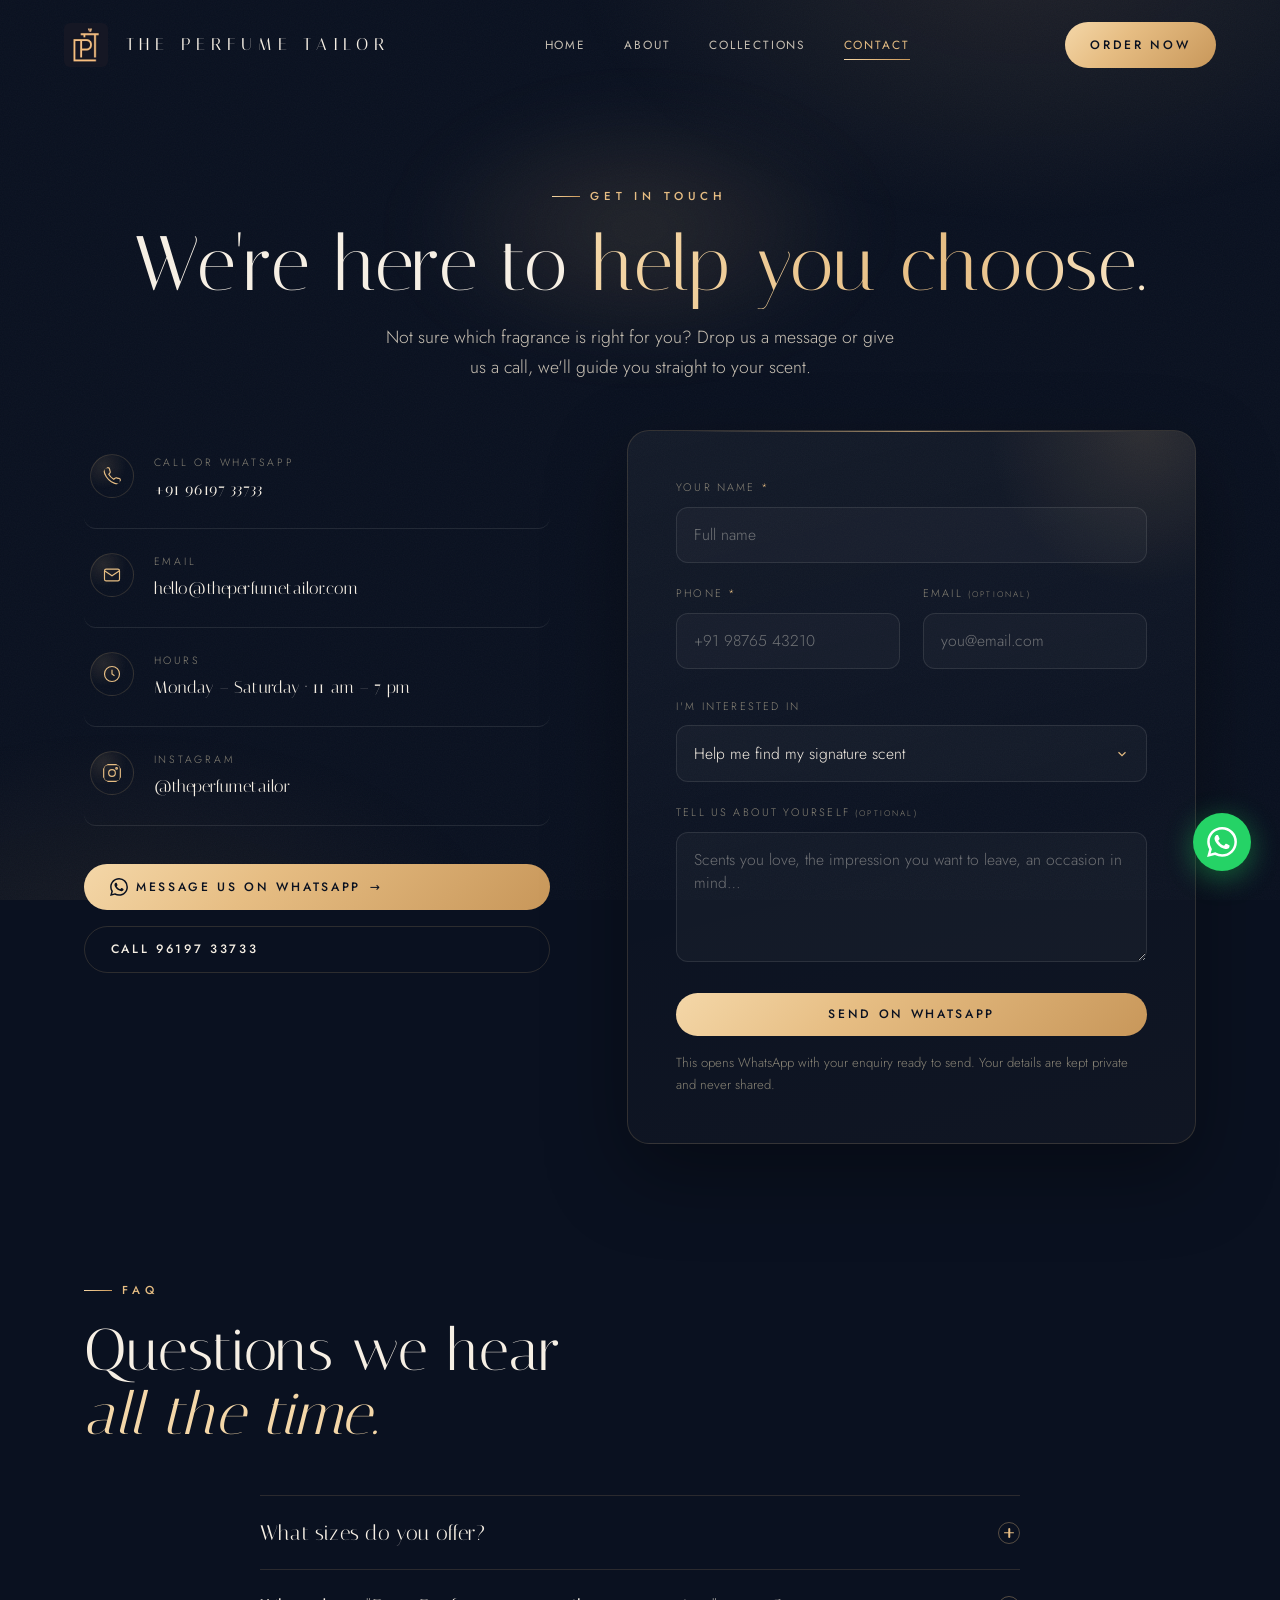
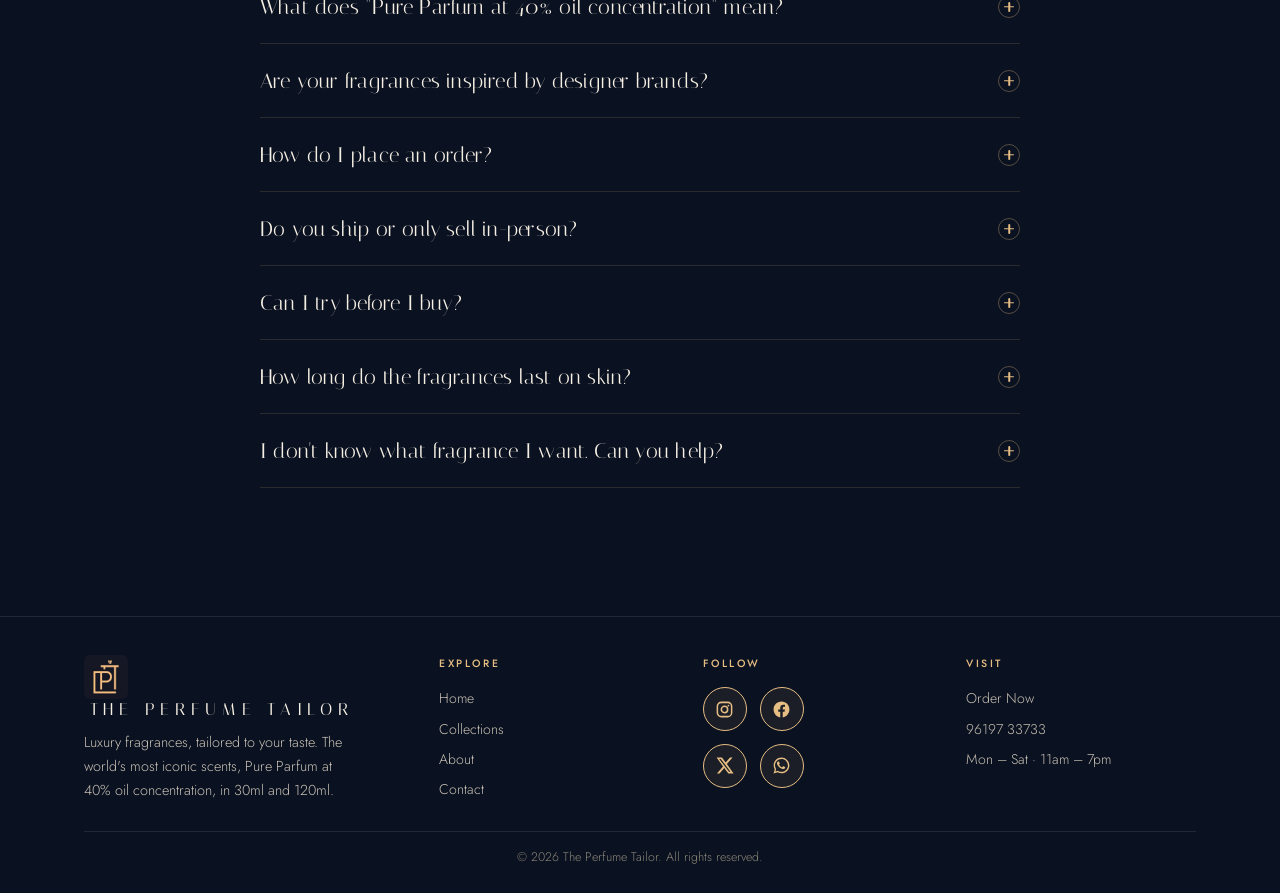
<file: contact.html>
﻿<!DOCTYPE html>
<html lang="en">
<head>
  <meta charset="UTF-8" />
  <meta name="viewport" content="width=device-width, initial-scale=1.0" />
  <title>Contact & Book | The Perfume Tailor</title>
  <meta name="description" content="Get in touch with The Perfume Tailor. Call 96197 33733, WhatsApp us, or send a note, Mon to Sat, 11am to 7pm." />
  <link rel="preconnect" href="https://fonts.googleapis.com" />
  <link rel="preconnect" href="https://fonts.gstatic.com" crossorigin />
  <link rel="stylesheet" href="assets/css/style.css?v=20260716b" />
  <link rel="icon" href="favicon.ico" sizes="any" />
  <link rel="icon" type="image/png" sizes="32x32" href="assets/img/favicon-32x32.png" />
  <link rel="icon" type="image/png" sizes="16x16" href="assets/img/favicon-16x16.png" />
  <link rel="apple-touch-icon" sizes="180x180" href="assets/img/apple-touch-icon.png" />
  <link rel="manifest" href="site.webmanifest" />
  <style>
    /* Form states */
    .form-status { padding: 1.1rem 1.3rem; border-radius: 12px; font-size: 0.94rem; margin-bottom: 1.2rem; display: none; }
    .form-status.success { background: rgba(37,211,102,.10); border: 1px solid rgba(37,211,102,.25); color: #6ee09d; display: block; }
    .form-status.error   { background: rgba(220,80,80,.10);  border: 1px solid rgba(220,80,80,.25);  color: #f0a0a0; display: block; }
    .btn-submit { width: 100%; justify-content: center; position: relative; }
    .btn-submit .spinner { display: none; width: 18px; height: 18px; border: 2px solid rgba(10,17,32,.3); border-top-color: var(--ink); border-radius: 50%; animation: spin .7s linear infinite; }
    .btn-submit.loading .spinner { display: inline-block; }
    .btn-submit.loading .btn-label { opacity: 0; }
    @keyframes spin { to { transform: rotate(360deg); } }
    .field.has-error input, .field.has-error textarea, .field.has-error select { border-color: rgba(220,80,80,.5); }
    .field-err { font-size: 0.78rem; color: #f0a0a0; margin-top: 0.4rem; }
  </style>
</head>
<body>
  <nav class="nav">
    <a class="brand" href="index.html" aria-label="The Perfume Tailor home">
      <img src="assets/img/tpt-mark.png" alt="The Perfume Tailor logo" onerror="this.style.display='none'" />
      <span class="brand-name">The Perfume Tailor</span>
    </a>
    <div class="nav-links">
      <a href="index.html">Home</a>
      <a href="about.html">About</a>
      <a href="collections.html">Collections</a>
      <a href="contact.html" class="active">Contact</a>
      <a href="https://api.whatsapp.com/send/?phone=919619733733&text=Hi%20!%20I%27m%20looking%20to%20order%20a%20new%20perfume.&type=phone_number&app_absent=0" target="_blank" rel="noopener" class="nav-overlay-cta">Order Now</a>
    </div>
    <a href="https://api.whatsapp.com/send/?phone=919619733733&text=Hi%20!%20I%27m%20looking%20to%20order%20a%20new%20perfume.&type=phone_number&app_absent=0" target="_blank" rel="noopener" class="btn btn-gold nav-cta">Order Now</a>
    <button class="nav-toggle" aria-label="Menu"><span></span><span></span><span></span></button>
  </nav>

  <main>
    <section class="page-head" style="padding-bottom:2rem">
      <div class="wrap">
        <span class="eyebrow" data-reveal style="justify-content:center;display:inline-flex">Get In Touch</span>
        <h1 class="display" data-reveal data-delay="1">We're here to <span class="gold-text">help you choose.</span></h1>
        <p class="lead" data-reveal data-delay="2">Not sure which fragrance is right for you? Drop us a message or give us a call, we'll guide you straight to your scent.</p>
      </div>
    </section>

    <section class="section-pad" style="padding-top:1rem">
      <div class="wrap">
        <div class="contact-grid">

          <!-- ── Info column ─────────────────────────────────────── -->
          <div data-reveal="left">
            <div class="info-row">
              <svg class="ic" viewBox="0 0 24 24" fill="none" stroke="currentColor" stroke-width="1.4"><path d="M22 16.9v3a2 2 0 0 1-2.2 2 19.8 19.8 0 0 1-8.6-3 19.5 19.5 0 0 1-6-6 19.8 19.8 0 0 1-3-8.6A2 2 0 0 1 4.1 2h3a2 2 0 0 1 2 1.7c.1.9.4 1.8.7 2.7a2 2 0 0 1-.5 2.1L8.1 9.9a16 16 0 0 0 6 6l1.4-1.2a2 2 0 0 1 2.1-.5c.9.3 1.8.6 2.7.7a2 2 0 0 1 1.7 2Z"/></svg>
              <div><div class="k">Call or WhatsApp</div><div class="v"><a href="tel:+919619733733">+91 96197 33733</a></div></div>
            </div>
            <div class="info-row">
              <svg class="ic" viewBox="0 0 24 24" fill="none" stroke="currentColor" stroke-width="1.4"><rect x="3" y="5" width="18" height="14" rx="2"/><path d="m3 7 9 6 9-6"/></svg>
              <div><div class="k">Email</div><div class="v"><a href="mailto:hello@theperfumetailor.com">hello@theperfumetailor.com</a></div></div>
            </div>
            <div class="info-row">
              <svg class="ic" viewBox="0 0 24 24" fill="none" stroke="currentColor" stroke-width="1.4"><circle cx="12" cy="12" r="9"/><path d="M12 7v5l3 2"/></svg>
              <div><div class="k">Hours</div><div class="v">Monday – Saturday · 11 am – 7 pm</div></div>
            </div>
            <div class="info-row">
              <svg class="ic" viewBox="0 0 24 24" fill="none" stroke="currentColor" stroke-width="1.4"><rect x="2" y="2" width="20" height="20" rx="5"/><circle cx="12" cy="12" r="4"/><circle cx="17.5" cy="6.5" r="1"/></svg>
              <div><div class="k">Instagram</div><div class="v"><a href="https://www.instagram.com/theperfumetailor/" target="_blank" rel="noopener">@theperfumetailor</a></div></div>
            </div>

            <div style="margin-top:2.4rem; display:flex; flex-direction:column; gap:1rem;">
              <a href="https://api.whatsapp.com/send/?phone=919619733733&text=Hi!%20I'd%20love%20to%20find%20my%20perfect%20perfume.%20Could%20you%20help%20me%20choose%20the%20right%20fragrance%3F%20%F0%9F%8C%B8&type=phone_number&app_absent=0"
                 target="_blank" rel="noopener" class="btn btn-gold">
                <svg style="width:18px;height:18px;fill:currentColor" viewBox="0 0 24 24"><path d="M17.472 14.382c-.297-.149-1.758-.867-2.03-.967-.273-.099-.471-.148-.67.15-.197.297-.767.966-.94 1.164-.173.199-.347.223-.644.075-.297-.15-1.255-.463-2.39-1.475-.883-.788-1.48-1.761-1.653-2.059-.173-.297-.018-.458.13-.606.134-.133.298-.347.446-.52.149-.174.198-.298.298-.497.099-.198.05-.371-.025-.52-.075-.149-.669-1.612-.916-2.207-.242-.579-.487-.5-.669-.51-.173-.008-.371-.01-.57-.01-.198 0-.52.074-.792.372-.272.297-1.04 1.016-1.04 2.479 0 1.462 1.065 2.875 1.213 3.074.149.198 2.096 3.2 5.077 4.487.709.306 1.262.489 1.694.625.712.227 1.36.195 1.871.118.571-.085 1.758-.719 2.006-1.413.248-.694.248-1.289.173-1.413-.074-.124-.272-.198-.57-.347m-5.421 7.403h-.004a9.87 9.87 0 01-5.031-1.378l-.361-.214-3.741.982.998-3.648-.235-.374a9.86 9.86 0 01-1.51-5.26c.001-5.45 4.436-9.884 9.888-9.884 2.64 0 5.122 1.03 6.988 2.898a9.825 9.825 0 012.893 6.994c-.003 5.45-4.437 9.884-9.885 9.884m8.413-18.297A11.815 11.815 0 0012.05 0C5.495 0 .16 5.335.157 11.892c0 2.096.547 4.142 1.588 5.945L.057 24l6.305-1.654a11.882 11.882 0 005.683 1.448h.005c6.554 0 11.89-5.335 11.893-11.893a11.821 11.821 0 00-3.48-8.413Z"/></svg>
                Message us on WhatsApp <span class="arw">→</span>
              </a>
              <a href="tel:+919619733733" class="btn btn-ghost">Call 96197 33733</a>
            </div>
          </div>

          <!-- ── Form column ─────────────────────────────────────── -->
          <div data-reveal="right" data-delay="1">
            <div class="form-panel">
            <div id="form-status" class="form-status" role="alert"></div>

            <form id="contact-form" novalidate>
              <!-- Honeypot — hidden from real users -->
              <div style="display:none" aria-hidden="true">
                <input type="text" name="website" tabindex="-1" autocomplete="off" />
              </div>

              <div class="field" id="field-name">
                <label for="name">Your name <span style="color:var(--gold)">*</span></label>
                <input id="name" name="name" type="text" placeholder="Full name" autocomplete="name" required />
                <div class="field-err" id="err-name"></div>
              </div>

              <div class="split" style="gap:1.4rem">
                <div class="field" id="field-phone">
                  <label for="phone">Phone <span style="color:var(--gold)">*</span></label>
                  <input id="phone" name="phone" type="tel" placeholder="+91 98765 43210" autocomplete="tel" required />
                  <div class="field-err" id="err-phone"></div>
                </div>
                <div class="field" id="field-email">
                  <label for="email">Email <span style="color:var(--muted);font-size:.75em">(optional)</span></label>
                  <input id="email" name="email" type="email" placeholder="you@email.com" autocomplete="email" />
                  <div class="field-err" id="err-email"></div>
                </div>
              </div>

              <div class="field">
                <label for="interest">I'm interested in</label>
                <select id="interest" name="interest">
                  <option>Help me find my signature scent</option>
                  <option>A fragrance for her</option>
                  <option>A fragrance for him</option>
                  <option>Arabian oud &amp; orientals</option>
                  <option>A gift</option>
                  <option>I already know what I want</option>
                </select>
              </div>

              <div class="field">
                <label for="message">Tell us about yourself <span style="color:var(--muted);font-size:.75em">(optional)</span></label>
                <textarea id="message" name="message" placeholder="Scents you love, the impression you want to leave, an occasion in mind…"></textarea>
              </div>

              <button type="submit" class="btn btn-gold btn-submit">
                <span class="spinner"></span>
                <span class="btn-label">Send on WhatsApp</span>
              </button>
              <p class="form-note" id="form-note">This opens WhatsApp with your enquiry ready to send. Your details are kept private and never shared.</p>
            </form>
            </div>
          </div>

        </div>
      </div>
    </section>
    <!-- ── FAQ ─────────────────────────────────────────────── -->
    <section class="section-pad faq-section" style="padding-top:0">
      <div class="wrap">
        <div class="section-head" data-reveal style="margin-bottom:3rem">
          <span class="eyebrow">FAQ</span>
          <h2>Questions we hear <em>all the time.</em></h2>
        </div>
        <div class="faq-list" data-stagger>

          <div class="faq-item">
            <button class="faq-q" aria-expanded="false">
              What sizes do you offer?
              <span class="faq-icon"></span>
            </button>
            <div class="faq-a">
              <p>We carry every fragrance in two sizes: <strong>30ml</strong> for trying a new scent or carrying in your pocket, and <strong>120ml</strong> for your signature fragrance you'll reach for every day. Both are the same Pure Parfum formulation.</p>
            </div>
          </div>

          <div class="faq-item">
            <button class="faq-q" aria-expanded="false">
              What does "Pure Parfum at 40% oil concentration" mean?
              <span class="faq-icon"></span>
            </button>
            <div class="faq-a">
              <p>Most mainstream perfumes are Eau de Parfum (15–20% oil) or Eau de Toilette (5–15%). Pure Parfum at 40% oil concentration is the richest, most intense form of fragrance: a small amount on your skin projects strongly and lasts all day, often 10–14 hours. You use far less per wear.</p>
            </div>
          </div>

          <div class="faq-item">
            <button class="faq-q" aria-expanded="false">
              Are your fragrances inspired by designer brands?
              <span class="faq-icon"></span>
            </button>
            <div class="faq-a">
              <p>Yes. Our library is inspired by the world's most iconic fragrances, from Dior, Chanel, Tom Ford and Creed to Arabian oud houses. They are not counterfeit products; they are our house interpretations, crafted as Pure Parfum and tailored to your taste.</p>
            </div>
          </div>

          <div class="faq-item">
            <button class="faq-q" aria-expanded="false">
              How do I place an order?
              <span class="faq-icon"></span>
            </button>
            <div class="faq-a">
              <p>The simplest way is to <a href="https://api.whatsapp.com/send/?phone=919619733733&text=Hi%20!%20I%27m%20looking%20to%20order%20a%20new%20perfume.&type=phone_number&app_absent=0" target="_blank" rel="noopener" style="color:var(--gold)">message us on WhatsApp</a>, tell us what you love and we'll guide you straight to your match. You can also call us at <a href="tel:+919619733733" style="color:var(--gold)">96197 33733</a> or use the enquiry form above.</p>
            </div>
          </div>

          <div class="faq-item">
            <button class="faq-q" aria-expanded="false">
              Do you ship or only sell in-person?
              <span class="faq-icon"></span>
            </button>
            <div class="faq-a">
              <p>Reach out to us on WhatsApp or by phone and we'll let you know the current options for your location. We're available Monday to Saturday, 11am to 7pm.</p>
            </div>
          </div>

          <div class="faq-item">
            <button class="faq-q" aria-expanded="false">
              Can I try before I buy?
              <span class="faq-icon"></span>
            </button>
            <div class="faq-a">
              <p>Absolutely. We recommend experiencing a fragrance on your own skin before committing to a bottle: every scent evolves uniquely with your body chemistry. Get in touch and we'll arrange it.</p>
            </div>
          </div>

          <div class="faq-item">
            <button class="faq-q" aria-expanded="false">
              How long do the fragrances last on skin?
              <span class="faq-icon"></span>
            </button>
            <div class="faq-a">
              <p>Because of the 40% oil concentration, most fragrances last <strong>10–14 hours</strong> on skin, far longer than standard Eau de Parfums. Skin type, hydration and the specific notes all play a role, but longevity is always exceptional.</p>
            </div>
          </div>

          <div class="faq-item">
            <button class="faq-q" aria-expanded="false">
              I don't know what fragrance I want. Can you help?
              <span class="faq-icon"></span>
            </button>
            <div class="faq-a">
              <p>That's exactly what we're here for. Just tell us a few things: scents you've worn before, whether you prefer fresh, floral, woody or oud, and the impression you want to leave. We'll narrow it down to the one that's truly you.</p>
            </div>
          </div>

        </div>
      </div>
    </section>
  </main>

  <footer class="footer">
    <div class="wrap">
      <div class="footer-top">
        <div class="footer-col">
          <a class="brand" href="index.html"><img src="assets/img/tpt-mark.png" alt="The Perfume Tailor logo" onerror="this.style.display='none'" /><span class="brand-name">The Perfume Tailor</span></a>
          <p class="about-blurb">Luxury fragrances, tailored to your taste. The world's most iconic scents, Pure Parfum at 40% oil concentration, in 30ml and 120ml.</p>
        </div>
        <div class="footer-col"><h4>Explore</h4><a href="index.html">Home</a><a href="collections.html">Collections</a><a href="about.html">About</a><a href="contact.html">Contact</a></div>
        <div class="footer-col">
          <h4>Follow</h4>
          <div class="footer-socials">
            <a class="social-ic is-instagram" href="https://www.instagram.com/theperfumetailor/" target="_blank" rel="noopener" aria-label="Instagram">
              <svg viewBox="0 0 24 24" fill="none" stroke="currentColor" stroke-width="1.9" stroke-linecap="round" stroke-linejoin="round"><rect x="3" y="3" width="18" height="18" rx="5"/><circle cx="12" cy="12" r="4"/><circle cx="17" cy="7" r="1.15" fill="currentColor" stroke="none"/></svg>
            </a>
            <a class="social-ic" href="https://www.facebook.com/theperfumetailor" target="_blank" rel="noopener" aria-label="Facebook">
              <svg viewBox="0 0 24 24" fill="currentColor"><path d="M22 12.06C22 6.5 17.52 2 12 2S2 6.5 2 12.06c0 5.02 3.66 9.18 8.44 9.94v-7.03H7.9v-2.9h2.54V9.85c0-2.52 1.5-3.9 3.77-3.9 1.09 0 2.24.19 2.24.19v2.47h-1.26c-1.24 0-1.63.77-1.63 1.56v1.87h2.78l-.44 2.9h-2.34V22c4.78-.76 8.44-4.92 8.44-9.94Z"/></svg>
            </a>
            <a class="social-ic" href="https://x.com/theperfumetailor" target="_blank" rel="noopener" aria-label="X (Twitter)">
              <svg viewBox="0 0 24 24" fill="currentColor"><path d="M18.9 2h3.3l-7.2 8.24L23.5 22h-6.63l-5.19-6.79L5.74 22H2.44l7.7-8.8L2 2h6.8l4.69 6.2L18.9 2Zm-1.16 18h1.83L7.3 3.9H5.34L17.74 20Z"/></svg>
            </a>
            <a class="social-ic" href="https://api.whatsapp.com/send/?phone=919619733733&text=Hi!%20I'd%20love%20to%20find%20my%20perfect%20perfume.%20Could%20you%20help%20me%20choose%20the%20right%20fragrance%3F%20%F0%9F%8C%B8&type=phone_number&app_absent=0" target="_blank" rel="noopener" aria-label="WhatsApp">
              <svg viewBox="0 0 24 24" fill="currentColor"><path d="M12.04 2C6.58 2 2.13 6.45 2.13 11.91c0 1.76.46 3.45 1.32 4.95L2 22l5.25-1.38a9.9 9.9 0 0 0 4.79 1.22h.01c5.46 0 9.91-4.45 9.91-9.91 0-2.65-1.03-5.14-2.9-7.01A9.82 9.82 0 0 0 12.04 2Zm0 1.8c2.16 0 4.19.84 5.72 2.37a8.06 8.06 0 0 1 2.37 5.73c0 4.46-3.63 8.09-8.09 8.09h-.01a8.2 8.2 0 0 1-4.18-1.15l-.3-.18-3.11.82.83-3.04-.2-.31a8.02 8.02 0 0 1-1.26-4.32c0-4.46 3.63-8.09 8.09-8.09Zm4.68 10.29c-.06-.11-.24-.18-.5-.31-.26-.13-1.53-.75-1.77-.84-.24-.09-.41-.13-.58.13-.17.26-.67.84-.82 1.01-.15.17-.3.19-.56.06-.26-.13-1.09-.4-2.07-1.28-.77-.68-1.28-1.53-1.43-1.79-.15-.26-.02-.4.11-.53.12-.12.26-.3.39-.46.13-.15.17-.26.26-.43.09-.17.04-.32-.02-.45-.06-.13-.58-1.4-.8-1.92-.21-.5-.42-.43-.58-.44l-.5-.01c-.17 0-.45.06-.68.32-.24.26-.9.88-.9 2.15s.92 2.5 1.05 2.66c.13.17 1.82 2.78 4.4 3.9.61.27 1.09.43 1.47.55.62.2 1.18.17 1.62.1.49-.07 1.53-.62 1.75-1.23.22-.6.22-1.12.15-1.23Z"/></svg>
            </a>
          </div>
        </div>
        <div class="footer-col"><h4>Visit</h4><a href="https://api.whatsapp.com/send/?phone=919619733733&text=Hi%20!%20I%27m%20looking%20to%20order%20a%20new%20perfume.&type=phone_number&app_absent=0" target="_blank" rel="noopener">Order Now</a><a href="tel:+919619733733">96197 33733</a><p>Mon – Sat · 11am – 7pm</p></div>
      </div>
      <div class="footer-bottom">
        <span>© <span data-year></span> The Perfume Tailor. All rights reserved.</span>
      </div>
    </div>
  </footer>

  <script src="assets/js/main.js?v=20260716b"></script>
  <script src="assets/js/wa-float.js"></script>
  <script>
    document.querySelectorAll('.faq-q').forEach(function(btn) {
      btn.addEventListener('click', function() {
        var item = btn.closest('.faq-item');
        var isOpen = item.classList.contains('open');
        document.querySelectorAll('.faq-item.open').forEach(function(el) { el.classList.remove('open'); });
        if (!isOpen) item.classList.add('open');
        btn.setAttribute('aria-expanded', String(!isOpen));
      });
    });
  </script>
  <script>
  /* PHP AJAX form submission */
  (function () {
    const form   = document.getElementById('contact-form');
    const status = document.getElementById('form-status');
    const btn    = form.querySelector('.btn-submit');
    const note   = document.getElementById('form-note');

    function setError(fieldId, errId, msg) {
      const field = document.getElementById(fieldId);
      const err   = document.getElementById(errId);
      if (msg) { field.classList.add('has-error'); err.textContent = msg; }
      else      { field.classList.remove('has-error'); err.textContent = ''; }
    }

    function clientValidate() {
      let ok = true;
      const name  = form.name.value.trim();
      const phone = form.phone.value.trim();
      const email = form.email.value.trim();
      setError('field-name',  'err-name',  name.length < 2  ? 'Please enter your name.' : '');
      if (name.length < 2) ok = false;
      setError('field-phone', 'err-phone', phone.length < 7 ? 'Please enter a valid phone number.' : '');
      if (phone.length < 7) ok = false;
      if (email && !/^[^\s@]+@[^\s@]+\.[^\s@]+$/.test(email)) {
        setError('field-email', 'err-email', 'Please enter a valid email.'); ok = false;
      } else { setError('field-email', 'err-email', ''); }
      return ok;
    }

    const WA_PHONE = '919619733733';

    form.addEventListener('submit', (e) => {
      e.preventDefault();
      status.className = 'form-status'; status.textContent = '';
      if (!clientValidate()) return;

      const name     = form.name.value.trim();
      const phone    = form.phone.value.trim();
      const email    = form.email.value.trim();
      const interest = form.interest.value.trim();
      const message  = form.message.value.trim();

      // Compose the WhatsApp message
      let lines = [
        'Hi! I have an enquiry from your website. 🌸',
        '',
        'Name: ' + name,
        'Phone: ' + phone
      ];
      if (email)   lines.push('Email: ' + email);
      if (interest) lines.push('Interested in: ' + interest);
      if (message) lines.push('Message: ' + message);

      const text = encodeURIComponent(lines.join('\n'));
      const url  = 'https://api.whatsapp.com/send/?phone=' + WA_PHONE +
                   '&text=' + text + '&type=phone_number&app_absent=0';

      // Open WhatsApp with the enquiry pre-filled
      window.open(url, '_blank', 'noopener');

      status.className = 'form-status success';
      status.textContent = 'Opening WhatsApp with your enquiry. Just hit send and we\'ll take it from there. If it didn\'t open, message us at +91 96197 33733.';
      note.textContent = '';
      form.reset();
    });
  })();
  </script>
</body>
</html>
</file>
<file: assets/css/style.css>
/* ==========================================================================
   THE PERFUME TAILOR — Luxury bespoke perfumery
   Design system: deep midnight navy + champagne gold, editorial serif
   ========================================================================== */

/* ---- Fonts ----
   Italiana: the thin, elongated Didot-style display face used across luxury
   fashion/perfume branding (Chanel, Dior, YSL). Paired with Jost, a clean
   geometric sans, for body copy. ---- */
@import url('https://fonts.googleapis.com/css2?family=Italiana&family=Jost:wght@300;400;500;600&display=swap');

/* ---- Tokens ---- */
:root {
  --ink:        #0a1120;
  --ink-2:      #0e1a2f;
  --ink-3:      #13233d;
  --line:       rgba(228, 189, 131, 0.16);
  --line-soft:  rgba(246, 239, 228, 0.10);

  --gold:       #e6bd83;
  --gold-lite:  #f4d7a8;
  --gold-deep:  #c8975a;
  --cream:      #f6efe4;
  --cream-dim:  #c9c1b4;
  --muted:      #8a8577;

  --grad-gold:  linear-gradient(135deg, #f4d7a8 0%, #e6bd83 38%, #c8975a 100%);
  --grad-ink:   radial-gradient(120% 120% at 50% 0%, #16274470 0%, transparent 60%);

  --font-display: 'Italiana', Georgia, serif;
  --font-body:    'Jost', system-ui, sans-serif;

  --maxw: 1240px;
  --pad: clamp(1.25rem, 5vw, 4.5rem);
  --ease: cubic-bezier(0.22, 1, 0.36, 1);
}

/* ---- Reset ---- */
*, *::before, *::after { box-sizing: border-box; margin: 0; padding: 0; }
html { scroll-behavior: smooth; -webkit-text-size-adjust: 100%; overflow-x: clip; }
body {
  font-family: var(--font-body);
  font-weight: 300;
  color: var(--cream);
  background: var(--ink);
  line-height: 1.65;
  overflow-x: hidden;
  -webkit-font-smoothing: antialiased;
}
img { max-width: 100%; display: block; }
a { color: inherit; text-decoration: none; }
button { font-family: inherit; cursor: pointer; border: none; background: none; color: inherit; }
::selection { background: var(--gold); color: var(--ink); }

/* Ambient grain + glow layer */
body::before {
  content: "";
  position: fixed; inset: 0;
  background:
    radial-gradient(60% 50% at 80% -5%, rgba(230,189,131,0.10), transparent 60%),
    radial-gradient(50% 40% at 10% 105%, rgba(200,151,90,0.08), transparent 60%);
  pointer-events: none; z-index: 0;
}
body::after {
  content: "";
  position: fixed; inset: 0; z-index: 0; opacity: 0.035; pointer-events: none;
  background-image: url("data:image/svg+xml,%3Csvg xmlns='http://www.w3.org/2000/svg' width='140' height='140'%3E%3Cfilter id='n'%3E%3CfeTurbulence type='fractalNoise' baseFrequency='0.85' numOctaves='3'/%3E%3C/filter%3E%3Crect width='100%25' height='100%25' filter='url(%23n)'/%3E%3C/svg%3E");
}

/* ---- Layout helpers ---- */
.wrap { max-width: var(--maxw); margin: 0 auto; padding-inline: var(--pad); position: relative; z-index: 1; }
main { position: relative; z-index: 1; }
section { position: relative; }
.eyebrow {
  font-size: 0.72rem; letter-spacing: 0.42em; text-transform: uppercase;
  color: var(--gold); font-weight: 500;
  display: inline-flex; align-items: center; gap: 0.9em;
}
.eyebrow::before { content: ""; width: 2.4em; height: 1px; background: var(--grad-gold); }
h1, h2, h3 { font-family: var(--font-display); font-weight: 400; line-height: 1.1; letter-spacing: 0.01em; }
.display { font-size: clamp(2.4rem, 7vw, 6.2rem); }
h2 { font-size: clamp(1.75rem, 4.6vw, 3.8rem); }
.lead { font-size: clamp(0.98rem, 2vw, 1.18rem); color: var(--cream-dim); max-width: 52ch; font-weight: 300; line-height: 1.7; }
.gold-text {
  color: transparent;
  background: linear-gradient(110deg, #f4d7a8 0%, #e6bd83 30%, #fff2d9 50%, #e6bd83 70%, #c8975a 100%);
  background-size: 220% 100%;
  -webkit-background-clip: text; background-clip: text;
  animation: goldShimmer 7s ease-in-out infinite;
}
@keyframes goldShimmer {
  0%, 100% { background-position: 0% 50%; }
  50%       { background-position: 100% 50%; }
}
em { font-style: italic; color: var(--gold-lite); }
strong { font-weight: 500; color: var(--gold-lite); }

/* ---- Buttons ---- */
.btn {
  display: inline-flex; align-items: center; gap: 0.7em;
  padding: 1.05em 2.1em; font-size: 0.76rem; letter-spacing: 0.22em;
  text-transform: uppercase; font-weight: 500; border-radius: 100px;
  position: relative; overflow: hidden; transition: color .5s var(--ease), transform .4s var(--ease);
}
.btn-gold { background: var(--grad-gold); color: var(--ink); }
.btn-gold::after {
  content: ""; position: absolute; inset: 0; background: var(--cream);
  transform: translateY(101%); transition: transform .5s var(--ease); z-index: -1;
}
.btn-gold:hover { transform: translateY(-3px); }
.btn-gold:hover::after { transform: translateY(0); }
.btn-ghost { border: 1px solid var(--line); color: var(--cream); }
.btn-ghost:hover { border-color: var(--gold); color: var(--gold); transform: translateY(-3px); }
.btn .arw { transition: transform .4s var(--ease); }
.btn:hover .arw { transform: translateX(4px); }

/* ==========================================================================
   NAV
   ========================================================================== */
.nav {
  position: fixed; top: 0; left: 0; right: 0; z-index: 100;
  display: flex; align-items: center; justify-content: space-between;
  padding: 1.4rem var(--pad);
  background: transparent;
  border-bottom: 1px solid transparent;
  transition: padding .4s var(--ease), background .4s var(--ease), backdrop-filter .4s, border-color .4s;
  box-sizing: border-box;
}
.nav.scrolled {
  padding-block: 0.85rem;
  background: rgba(10, 17, 32, 0.72);
  backdrop-filter: blur(18px);
  -webkit-backdrop-filter: blur(18px);
  border-bottom: 1px solid var(--line-soft);
}
/* Truncation only applies inside the nav bar, where space is tight —
   the footer brand mark must always show the full wordmark. */
.nav .brand { flex-shrink: 1; min-width: 0; overflow: hidden; }
.nav .brand-name { white-space: nowrap; overflow: hidden; text-overflow: ellipsis; }
.nav-toggle { flex-shrink: 0; margin-left: 0.75rem; }
.brand { display: flex; align-items: center; gap: 0.75rem; }
.brand svg { width: 40px; height: 40px; }
.brand img { width: 44px; height: 44px; object-fit: contain; border-radius: 6px; }
.brand-name {
  font-family: var(--font-display); font-size: 1.05rem; letter-spacing: 0.34em;
  text-transform: uppercase; color: var(--cream); padding-left: 0.34em;
}
.nav-links { display: flex; gap: 2.4rem; align-items: center; }
.nav-links a {
  font-size: 0.74rem; letter-spacing: 0.16em; text-transform: uppercase; font-weight: 400;
  color: var(--cream-dim); position: relative; padding: 0.4em 0; transition: color .3s;
}
.nav-links a::after {
  content: ""; position: absolute; left: 0; bottom: 0; width: 0; height: 1px;
  background: var(--grad-gold); transition: width .4s var(--ease);
}
.nav-links a:hover, .nav-links a.active { color: var(--gold); }
.nav-links a:hover::after, .nav-links a.active::after { width: 100%; }
.nav-cta { display: inline-flex; }
/* The overlay "Order Now" pill is only for the mobile slide-in menu — the
   .nav-cta gold button already covers desktop, so hide this by default. */
.nav-overlay-cta { display: none; }
.nav-toggle {
  display: none; flex-direction: column; justify-content: center; gap: 5px;
  width: 36px; height: 36px; padding: 6px; flex-shrink: 0;
  cursor: pointer; background: none; border: none;
}
.nav-toggle span {
  display: block; width: 100%; height: 2px;
  background: var(--cream); border-radius: 2px;
  transition: transform .35s var(--ease), opacity .25s ease;
}

/* ---- Mobile nav overlay (≤ 900px) ---- */
@media (max-width: 900px) {
  .nav { padding-inline: clamp(1rem, 4vw, 1.4rem); gap: 0.5rem; }
  .nav-cta { display: none; }
  .nav-toggle { display: flex; z-index: 1001; position: relative; }

  .nav-links {
    /* NOTE: .nav has backdrop-filter, which makes it the containing block for
       this fixed element — so `bottom:0` would only reach the 63px nav bar.
       Use viewport units (vw/vh/dvh) to fill the real screen instead. */
    position: fixed; top: 0; left: 0;
    width: 100vw;
    height: 100vh;   /* fallback */
    height: 100dvh;  /* escapes the nav's containing-block trap, fills screen */
    background: #0a1120;   /* fully opaque — nothing bleeds through */
    flex-direction: column; justify-content: center; align-items: center;
    gap: 0;
    overflow-y: auto;
    transform: translateX(100%);
    transition: transform .45s cubic-bezier(0.77, 0, 0.18, 1);
    z-index: 1000; pointer-events: none; visibility: hidden;
  }
  /* subtle brand ambience layer that never affects opacity of the base */
  .nav-links::before {
    content: ""; position: absolute; inset: 0; z-index: -1; pointer-events: none;
    background:
      radial-gradient(60% 40% at 80% 8%, rgba(230,189,131,0.10), transparent 60%),
      radial-gradient(50% 40% at 15% 95%, rgba(200,151,90,0.08), transparent 60%);
  }

  /* Individual links */
  .nav-links a {
    font-size: 1.3rem; letter-spacing: 0.22em; padding: 1.1rem 2rem;
    width: 100%; text-align: center; border-bottom: 1px solid rgba(230,189,131,0.08);
    color: var(--cream-dim);
  }
  .nav-links a:first-child { border-top: 1px solid rgba(230,189,131,0.08); }
  .nav-links a:hover, .nav-links a.active { color: var(--gold); background: rgba(230,189,131,0.04); }

  /* CTA inside the overlay — this is the only place it should show */
  .nav-links .nav-overlay-cta {
    display: inline-flex; align-items: center; justify-content: center;
    margin-top: 2.2rem; padding: 1em 2.4em;
    font-size: 0.76rem; letter-spacing: 0.22em;
    border-radius: 100px; text-align: center;
    background: var(--grad-gold); color: var(--ink); font-weight: 500;
    border-bottom: none; width: auto;
  }
  .nav-links .nav-overlay-cta:hover { background: var(--cream); border-bottom: none; }

  /* Open state */
  body.menu-open .nav-links {
    transform: translateX(0); pointer-events: auto; visibility: visible;
  }

  /* Hamburger → X */
  body.menu-open .nav-toggle span:nth-child(1) { transform: translateY(7px) rotate(45deg); }
  body.menu-open .nav-toggle span:nth-child(2) { opacity: 0; transform: scaleX(0); }
  body.menu-open .nav-toggle span:nth-child(3) { transform: translateY(-7px) rotate(-45deg); }

  /* Brand name */
  .brand-name { font-size: 0.85rem; letter-spacing: 0.18em; }
  .brand img  { width: 36px; height: 36px; }
}

@media (max-width: 480px) {
  .brand-name { font-size: 0.76rem; letter-spacing: 0.12em; }
}
@media (max-width: 360px) {
  .brand-name { font-size: 0.68rem; letter-spacing: 0.08em; }
  .brand img  { width: 30px; height: 30px; }
}

/* ==========================================================================
   HERO  — desktop: full-bleed image, buttons centred on image, copy below
          — mobile: same full-screen layout as before
   ========================================================================== */

/* ---- Full-screen container ---- */
.hero {
  position: relative;
  height: 100svh; min-height: 600px;
  overflow: hidden;
  display: flex; align-items: flex-end; justify-content: center;
  background: #0a1120;
}

/* ---- Full-bleed image layer ---- */
.hero-visual {
  position: absolute; inset: 0;
  z-index: 1;
}
.hero-visual-tilt {
  position: absolute; inset: 0;
  display: flex; align-items: center; justify-content: center;
}
.hero-wide {
  position: absolute;
  inset: 0; width: 100%; height: 100%;
  object-fit: cover; object-position: center center;
  transform: scale(1.06);      /* avoid soft edges from the blur showing */
  filter: blur(5px);
  animation: heroEnterWide 1.4s var(--ease) both;
}

@keyframes heroEnterWide {
  0%   { opacity: 0; transform: scale(1.1); filter: blur(16px); }
  100% { opacity: 1; transform: scale(1.06); filter: blur(5px); }
}

/* Dark wash over the blurred image so the copy stays readable */
.hero::before {
  content: "";
  position: absolute; inset: 0; z-index: 2; pointer-events: none;
  background: linear-gradient(
    to bottom,
    rgba(10,17,32,0.55) 0%,
    rgba(10,17,32,0.4) 40%,
    rgba(10,17,32,0.6) 100%
  );
}

/* ---- Copy + buttons: centred on the hero image ---- */
.hero-overlay {
  position: absolute; z-index: 3; inset: 0;
  display: flex; flex-direction: column; align-items: center; justify-content: center;
  gap: clamp(1.8rem, 4vw, 2.6rem);
  text-align: center;
  padding-inline: var(--pad);
}
.hero-overlay-copy { max-width: 46rem; }
.hero-overlay-copy .eyebrow { justify-content: center; }
.hero-overlay-copy .display {
  font-size: clamp(2.2rem, 5.5vw, 4.6rem);
  line-height: 1.06; margin: 1.1rem auto 1.3rem; max-width: 20ch;
}
.hero-overlay-copy .lead { max-width: 52ch; margin-inline: auto; }

.hero-cta-overlay {
  display: flex; gap: 1rem; flex-wrap: wrap; justify-content: center;
}
/* "View collections" on hero gets gold treatment */
.hero-cta-overlay .btn-ghost {
  color: var(--gold);
  border-color: var(--gold);
}
.hero-cta-overlay .btn-ghost:hover {
  background: rgba(230,189,131,0.12);
  color: var(--gold-lite);
  border-color: var(--gold-lite);
  transform: translateY(-3px);
}

/* ---- Scroll hint ---- */
.hero-scroll-hint {
  position: absolute; z-index: 3;
  bottom: 2rem; left: 50%; transform: translateX(-50%);
  color: rgba(246,239,228,0.65); font-size: 1.3rem;
  animation: bounceDown 1.8s ease-in-out infinite;
  pointer-events: none;
}
@keyframes bounceDown {
  0%,100% { transform: translateX(-50%) translateY(0); opacity: 0.55; }
  50%      { transform: translateX(-50%) translateY(9px); opacity: 1; }
}

/* ---- Hero background orbs ---- */
.hero-orb { position: absolute; border-radius: 50%; pointer-events: none; z-index: 0; }
.hero-orb-1 {
  width: 600px; height: 600px; right: 5%; top: -15%;
  background: radial-gradient(circle, rgba(230,189,131,0.30) 0%, rgba(230,189,131,0.08) 45%, transparent 70%);
  filter: blur(60px); animation: orbDrift1 12s ease-in-out infinite;
}
.hero-orb-2 {
  width: 420px; height: 420px; right: 35%; bottom: -10%;
  background: radial-gradient(circle, rgba(200,151,90,0.25) 0%, rgba(200,151,90,0.06) 50%, transparent 70%);
  filter: blur(55px); animation: orbDrift2 16s ease-in-out infinite;
}
.hero-orb-3 {
  width: 300px; height: 300px; left: 2%; top: 25%;
  background: radial-gradient(circle, rgba(230,189,131,0.18) 0%, transparent 65%);
  filter: blur(45px); animation: orbDrift3 20s ease-in-out infinite;
}
@keyframes orbDrift1 {
  0%,100% { transform: translate(0,0) scale(1); }
  33%      { transform: translate(-40px,50px) scale(1.1); }
  66%      { transform: translate(25px,-30px) scale(0.92); }
}
@keyframes orbDrift2 {
  0%,100% { transform: translate(0,0) scale(1); }
  40%      { transform: translate(50px,-40px) scale(1.14); }
  70%      { transform: translate(-25px,25px) scale(0.90); }
}
@keyframes orbDrift3 {
  0%,100% { transform: translate(0,0); }
  50%      { transform: translate(30px,-45px); }
}

/* ---- Floating sparkles ---- */
.hero-sparks { position: absolute; inset: 0; pointer-events: none; z-index: 0; overflow: hidden; }
.spark {
  position: absolute; border-radius: 50%;
  background: var(--gold); opacity: 0;
  animation: sparkFloat linear infinite;
}
@keyframes sparkFloat {
  0%   { opacity: 0; transform: translateY(0) scale(0.4); }
  20%  { opacity: 0.8; }
  80%  { opacity: 0.45; }
  100% { opacity: 0; transform: translateY(-140px) scale(1.3); }
}

/* ---- Mobile (≤ 768px): tighten the overlay copy + buttons ---- */
@media (max-width: 768px) {
  .hero-overlay { gap: 1.4rem; }
  .hero-overlay-copy .eyebrow { margin-bottom: 0.4rem; }
  .hero-overlay-copy .display { font-size: clamp(1.8rem, 8vw, 2.6rem); }
  .hero-overlay-copy .lead { font-size: 0.95rem; }
  .hero-cta-overlay {
    gap: 0.6rem;
  }
  .hero-cta-overlay .btn {
    font-size: 0.68rem;
    padding: 0.8em 1.6em;
    letter-spacing: 0.18em;
  }
}

/* ============================================================
   INTRO VIDEO
   ============================================================ */
#site-intro {
  position: fixed; top: 0; left: 0; right: 0; bottom: 0; z-index: 9999;
  width: 100vw;
  height: 100vh;      /* fallback */
  height: 100dvh;     /* fills to true bottom on mobile — no gap */
  /* Left side #101920 → right side #222c3e */
  background: linear-gradient(to right, #101920 0%, #222c3e 100%);
  overflow: hidden;
  pointer-events: all;
  opacity: 1;
  transition: opacity 0.7s ease;
}
#site-intro.intro-exit { opacity: 0; pointer-events: none; }
/* Desktop / landscape: the video is sized to its own (portrait) width and
   centred, so its actual left & right edges can be feathered with a mask that
   dissolves them straight into the two-tone background gradient — no seam. */
.intro-video {
  position: absolute;
  top: 0; left: 50%;
  transform: translateX(-50%);
  height: 100%; width: auto;
  max-width: 100%;
  z-index: 1;
  object-fit: cover;
  object-position: center center;
  display: block;
  background: transparent;      /* let the parent gradient show through */
  -webkit-mask-image: linear-gradient(to right, transparent 0%, #000 15%, #000 85%, transparent 100%);
          mask-image: linear-gradient(to right, transparent 0%, #000 15%, #000 85%, transparent 100%);
}

/* Phones & sub-tablet (portrait): fill the screen edge-to-edge, no mask */
@media (max-width: 1024px) {
  #site-intro {
    width: 100vw;
    height: 100vh;   /* fallback */
    height: 100svh;  /* small viewport unit — safe when mobile UI is showing */
    height: 100dvh;  /* dynamic — fills to the true bottom, no gap */
  }
  .intro-video {
    left: 0; transform: none;
    width: 100%; height: 100%;
    min-width: 100%; min-height: 100%;
    object-fit: cover;           /* fill the phone screen completely */
    object-position: center center;
    -webkit-mask-image: none;
            mask-image: none;
  }
}

/* Nav always visible — no scroll-reveal hiding */

/* ==========================================================================
   MARQUEE
   ========================================================================== */
.marquee { border-block: 1px solid var(--line-soft); overflow: hidden; padding: 1.4rem 0; background: rgba(255,255,255,0.012); }
.marquee-track { display: flex; gap: 3.5rem; width: max-content; animation: slide 32s linear infinite; }
.marquee:hover .marquee-track { animation-play-state: paused; }
.marquee span { font-family: var(--font-display); font-style: italic; font-size: 1.5rem; color: var(--cream-dim); display: inline-flex; align-items: center; gap: 3.5rem; }
.marquee span::after { content: "✦"; color: var(--gold); font-style: normal; font-size: 0.7rem; }
@keyframes slide { to { transform: translateX(-50%); } }

/* ==========================================================================
   SECTIONS / GENERIC
   ========================================================================== */
.section-pad { padding-block: clamp(3.5rem, 10vw, 9rem); }
.section-head { max-width: 60ch; margin-bottom: 3.5rem; }
.section-head h2 { margin: 1.1rem 0 1.2rem; }
.split { display: grid; grid-template-columns: 1fr 1fr; gap: clamp(2rem,6vw,5rem); align-items: center; }
@media (max-width: 820px){ .split { grid-template-columns: 1fr; } }

/* Feature/philosophy cards */
.cards { display: grid; grid-template-columns: repeat(3, 1fr); gap: 1.5rem; }
@media (max-width: 960px){ .cards { grid-template-columns: repeat(2, 1fr); } }
@media (max-width: 560px){ .cards { grid-template-columns: 1fr; } }
.card {
  padding: 2.4rem 2rem; border: 1px solid var(--line-soft); border-radius: 18px;
  background: linear-gradient(160deg, rgba(255,255,255,0.03), rgba(255,255,255,0));
  transition: transform .5s var(--ease), border-color .5s, background .5s;
  position: relative; overflow: hidden;
}
.card::before {
  content: ""; position: absolute; inset: 0; opacity: 0; transition: opacity .5s;
  background: radial-gradient(70% 60% at 50% 0%, rgba(230,189,131,0.10), transparent 70%);
}
.card::after {
  /* diagonal light sweep on hover */
  content: ""; position: absolute; top: -60%; bottom: -60%; left: -30%; width: 40%;
  background: linear-gradient(100deg, transparent, rgba(244,215,168,0.07), transparent);
  transform: skewX(-18deg) translateX(-220%);
  transition: transform 1s var(--ease);
  pointer-events: none;
}
.card:hover { transform: translateY(-8px); border-color: var(--line); }
.card:hover::before { opacity: 1; }
.card:hover::after { transform: skewX(-18deg) translateX(720%); }
.card .num { font-family: var(--font-display); font-size: 0.9rem; color: var(--gold); letter-spacing: 0.2em; }
.card h3 { font-size: 1.7rem; margin: 1rem 0 0.7rem; }
.card p { color: var(--cream-dim); font-size: 0.96rem; }
.card .ic { width: 42px; height: 42px; color: var(--gold); margin-bottom: 1.3rem; }

/* Collection / product grid */
.coll-grid { display: grid; grid-template-columns: repeat(3, 1fr); gap: 1.6rem; }
@media (max-width: 900px){ .coll-grid { grid-template-columns: repeat(2,1fr); } }
@media (max-width: 560px){ .coll-grid { grid-template-columns: 1fr; } }
.scent {
  position: relative; border-radius: 18px; overflow: hidden; border: 1px solid var(--line-soft);
  min-height: 420px; display: flex; flex-direction: column; justify-content: flex-end;
  padding: 2rem; transition: transform .55s var(--ease), border-color .5s;
  transform-style: preserve-3d;
}
.scent::before {
  content: ""; position: absolute; inset: 0; z-index: 0; transition: transform .8s var(--ease), opacity .5s;
}
.scent > * { position: relative; z-index: 2; }
.scent::after { content:""; position:absolute; inset:0; z-index:1; background: linear-gradient(to top, rgba(6,11,22,0.92) 8%, rgba(6,11,22,0.15) 70%); }
.s1::before { background: radial-gradient(120% 100% at 50% 20%, #3a2a1a, #0b0f1c); }
.s2::before { background: radial-gradient(120% 100% at 50% 20%, #1f3330, #0b0f1c); }
.s3::before { background: radial-gradient(120% 100% at 50% 20%, #35202c, #0b0f1c); }
.s4::before { background: radial-gradient(120% 100% at 50% 20%, #2a2740, #0b0f1c); }
.s5::before { background: radial-gradient(120% 100% at 50% 20%, #123040, #0b0f1c); }
.s6::before { background: radial-gradient(120% 100% at 50% 20%, #3b2b18, #0b0f1c); }
.scent:hover { transform: translateY(-6px); border-color: var(--line); }
.scent:hover::before { transform: scale(1.08); }
.scent .bottle { position:absolute; z-index:2; top:5%; left:50%; transform:translateX(-50%); font-size: 6rem; filter: drop-shadow(0 20px 40px rgba(0,0,0,.5)); transition: transform .6s var(--ease); width: 70%; text-align: center; }
.scent .bottle img { width: 100%; height: 200px; object-fit: contain; display: block; margin: 0 auto; }
.scent:hover .bottle { transform: translateX(-50%) translateY(-8px); }
.scent .kind { font-size: 0.66rem; letter-spacing: 0.28em; text-transform: uppercase; color: var(--gold); }
.scent h3 { font-size: 2rem; margin: 0.4rem 0 0.5rem; }
.scent .notes { font-size: 0.86rem; color: var(--cream-dim); font-style: italic; font-family: var(--font-display); }
.scent .price { margin-top: 1rem; font-size: 0.9rem; letter-spacing: 0.1em; color: var(--cream); }

/* Fragrance library (real catalogue) */
.lib-controls { display: flex; justify-content: space-between; align-items: center; gap: 1.5rem; flex-wrap: wrap; margin-bottom: 2.4rem; }
.lib-filters { display: flex; gap: 0.6rem; flex-wrap: wrap; }
.lib-filter {
  padding: 0.7em 1.4em; font-size: 0.68rem; letter-spacing: 0.18em; text-transform: uppercase;
  border: 1px solid var(--line-soft); border-radius: 100px; color: var(--cream-dim); transition: .3s var(--ease);
}
.lib-filter:hover { border-color: var(--line); color: var(--cream); }
.lib-filter.active { background: var(--grad-gold); color: var(--ink); border-color: transparent; }
.lib-search {
  background: rgba(255,255,255,0.07); border: 1px solid rgba(246,239,228,0.32); border-radius: 100px;
  padding: 0.85em 1.4em; color: var(--cream); font-family: var(--font-body); font-size: 0.9rem; min-width: 240px;
  transition: border-color .3s, background .3s, box-shadow .3s;
}
.lib-search::placeholder { color: rgba(246,239,228,0.55); }
.lib-search:hover { border-color: rgba(246,239,228,0.5); }
.lib-search:focus { outline: none; border-color: var(--gold); background: rgba(255,255,255,0.1); box-shadow: 0 0 0 3px rgba(230,189,131,0.14); }
.lib-note { font-size: 0.82rem; color: var(--muted); margin-bottom: 2rem; }
.lib-note b { color: var(--gold); font-weight: 500; }
.lib-grid { display: grid; grid-template-columns: repeat(4, 1fr); gap: 1rem; }
@media (max-width: 1000px){ .lib-grid { grid-template-columns: repeat(3,1fr); } }
@media (max-width: 720px){ .lib-grid { grid-template-columns: repeat(2,1fr); } }
@media (max-width: 460px){ .lib-grid { grid-template-columns: 1fr; } }
.lib-card {
  display: flex; align-items: center; gap: 0.9rem; padding: 1.1rem 1.2rem;
  border: 1px solid var(--line-soft); border-radius: 14px; position: relative;
  background: linear-gradient(160deg, rgba(255,255,255,0.025), rgba(255,255,255,0));
  transition: transform .4s var(--ease), border-color .4s, background .4s;
}
.lib-card:hover { transform: translateY(-4px); border-color: var(--line); background: rgba(230,189,131,0.05); }
.lib-card:hover .lib-ic { border-color: var(--gold); box-shadow: 0 0 18px rgba(230,189,131,0.2); }
.lib-ic {
  flex: none; width: 38px; height: 38px; padding: 9px;
  display: flex; align-items: center; justify-content: center;
  color: var(--gold); border: 1px solid var(--line); border-radius: 50%;
  background: radial-gradient(80% 80% at 30% 25%, rgba(230,189,131,0.10), transparent 70%);
  transition: border-color .4s var(--ease), box-shadow .4s var(--ease);
}
.lib-ic svg { width: 100%; height: 100%; }
.lib-house { font-size: 0.6rem; letter-spacing: 0.2em; text-transform: uppercase; color: var(--gold); }
.lib-card h3 { font-size: 1.12rem; line-height: 1.15; margin-top: 0.15rem; font-weight: 500; }
.lib-tag {
  position: absolute; top: 0.7rem; right: 0.7rem; font-size: 0.54rem; letter-spacing: 0.14em;
  text-transform: uppercase; color: #e79ab0; border: 1px solid rgba(231,154,176,0.4);
  padding: 0.25em 0.6em; border-radius: 100px;
}

/* Process steps */
.steps { display: grid; gap: 0; }
.step {
  display: grid; grid-template-columns: 90px 1fr; gap: 2rem; padding: 2.6rem 0;
  border-top: 1px solid var(--line-soft); align-items: start;
}
.step:last-child { border-bottom: 1px solid var(--line-soft); }
.step .idx { font-family: var(--font-display); font-size: 3rem; color: transparent; -webkit-text-stroke: 1px var(--gold-deep); line-height: 1; }
.step h3 { font-size: 1.9rem; margin-bottom: 0.6rem; }
.step p { color: var(--cream-dim); max-width: 60ch; }
@media (max-width: 640px){ .step { grid-template-columns: 1fr; gap: 0.6rem; } }

/* Stats */
.stats { display: grid; grid-template-columns: repeat(4,1fr); gap: 1.5rem; text-align: center; }
@media (max-width: 720px){ .stats { grid-template-columns: repeat(2,1fr); } }
.stat .n { font-family: var(--font-display); font-size: clamp(2.6rem,5vw,4rem); }
.stat .l { font-size: 0.7rem; letter-spacing: 0.24em; text-transform: uppercase; color: var(--muted); margin-top: 0.3rem; }

/* Quote / testimonial */
.quote { text-align: center; max-width: 40ch; margin: 0 auto; }
.quote p { font-family: var(--font-display); font-size: clamp(1.6rem,3.4vw,2.6rem); font-style: italic; line-height: 1.28; }
.quote .who { margin-top: 1.6rem; font-size: 0.72rem; letter-spacing: 0.24em; text-transform: uppercase; color: var(--gold); }

/* ==========================================================================
   REVIEWS SLIDER
   ========================================================================== */
.rev-slider { display: grid; grid-template-columns: auto 1fr auto; align-items: center; gap: 1rem; }
.rev-viewport { overflow: hidden; }
.rev-track { display: flex; gap: 1.4rem; transition: transform .6s var(--ease); will-change: transform; }
.rev-card {
  flex: 0 0 calc((100% - 2 * 1.4rem) / 3); box-sizing: border-box;
  padding: 2.2rem 2rem; border: 1px solid var(--line-soft); border-radius: 18px; position: relative;
  background: linear-gradient(160deg, rgba(255,255,255,0.045), rgba(255,255,255,0.008));
  display: flex; flex-direction: column; min-height: 300px;
}
@media (max-width: 1000px){ .rev-card { flex-basis: calc((100% - 1.4rem) / 2); } }
@media (max-width: 640px){ .rev-card { flex-basis: 100%; } }
.rev-stars { display: flex; gap: 0.2rem; margin-bottom: 1.1rem; }
.rev-star { color: var(--gold); font-size: 1.05rem; }
.rev-star.off { color: rgba(255,255,255,0.16); }
.rev-quote {
  position: absolute; top: 1.3rem; right: 1.6rem; font-family: var(--font-display);
  font-size: 4rem; line-height: 1; color: var(--gold); opacity: 0.18;
}
.rev-text { color: var(--cream-dim); font-size: 1rem; line-height: 1.6; flex: 1; }
.rev-person { display: flex; align-items: center; gap: 0.9rem; margin-top: 1.8rem; padding-top: 1.4rem; border-top: 1px solid var(--line-soft); }
.rev-avatar {
  width: 46px; height: 46px; flex: none; border-radius: 50%;
  background: var(--grad-gold); color: var(--ink);
  display: flex; align-items: center; justify-content: center;
  font-weight: 600; font-size: 0.9rem; letter-spacing: 0.02em;
}
.rev-name { font-family: var(--font-display); font-size: 1.2rem; color: var(--cream); }
.rev-meta { font-size: 0.72rem; letter-spacing: 0.16em; text-transform: uppercase; color: var(--muted); margin-top: 0.15rem; }
.rev-nav {
  width: 48px; height: 48px; flex: none; border-radius: 50%; border: 1px solid var(--line);
  color: var(--gold); font-size: 1.6rem; line-height: 1; display: flex; align-items: center; justify-content: center;
  transition: .3s var(--ease); background: rgba(255,255,255,0.02);
}
.rev-nav:hover { background: var(--grad-gold); color: var(--ink); border-color: transparent; transform: translateY(-2px); }
.rev-nav:disabled { opacity: 0.28; pointer-events: none; }
.rev-dots { display: flex; justify-content: center; gap: 0.5rem; margin-top: 2.4rem; }
.rev-dot { width: 8px; height: 8px; border-radius: 50%; background: rgba(255,255,255,0.18); transition: .3s var(--ease); }
.rev-dot.active { width: 26px; border-radius: 100px; background: var(--grad-gold); }
@media (max-width: 560px){
  .rev-slider { grid-template-columns: 1fr; }
  .rev-nav { display: none; }
}

/* CTA band */
.cta-band { text-align: center; padding-block: clamp(5rem,12vw,8rem); border-block: 1px solid var(--line-soft); position: relative; overflow: hidden; }
.cta-band::before { content:""; position:absolute; inset:0; background: radial-gradient(60% 100% at 50% 100%, rgba(230,189,131,0.12), transparent 70%); }
.cta-band h2 { margin-bottom: 1.4rem; }

/* Contact — editorial info column + glass form panel */
.contact-grid { display: grid; grid-template-columns: 0.9fr 1.1fr; gap: clamp(2rem,6vw,5rem); align-items: start; }
@media (max-width: 820px){ .contact-grid { grid-template-columns: 1fr; } }

.info-row {
  display: flex; gap: 1.2rem; padding: 1.5rem 0.4rem; align-items: flex-start;
  border-bottom: 1px solid var(--line-soft);
  transition: transform .45s var(--ease), background .45s var(--ease), padding .45s var(--ease);
  border-radius: 12px;
}
.info-row:hover { transform: translateX(6px); background: rgba(230,189,131,0.04); padding-left: 1rem; }
.info-row .ic {
  color: var(--gold); width: 44px; height: 44px; flex: none; padding: 11px;
  border: 1px solid var(--line); border-radius: 50%; margin-top: 0;
  background: radial-gradient(80% 80% at 30% 25%, rgba(230,189,131,0.12), transparent 70%);
  transition: transform .45s var(--ease), border-color .45s, box-shadow .45s;
}
.info-row:hover .ic { transform: rotate(-8deg) scale(1.06); border-color: var(--gold); box-shadow: 0 0 22px rgba(230,189,131,0.22); }
.info-row .k { font-size: 0.66rem; letter-spacing: 0.26em; text-transform: uppercase; color: var(--muted); margin-bottom: 0.25rem; }
.info-row .v { font-size: 1.08rem; color: var(--cream); font-family: var(--font-display); font-weight: 400; letter-spacing: 0.01em; }
.info-row .v a { position: relative; transition: color .3s; }
.info-row .v a:hover { color: var(--gold); }

/* Glass form panel */
.form-panel {
  position: relative;
  padding: clamp(1.8rem, 4vw, 3rem);
  border-radius: 22px;
  border: 1px solid var(--line);
  background:
    linear-gradient(165deg, rgba(255,255,255,0.045) 0%, rgba(255,255,255,0.012) 55%, rgba(230,189,131,0.03) 100%);
  backdrop-filter: blur(10px);
  box-shadow: 0 30px 80px rgba(0,0,0,0.35);
  overflow: hidden;
}
.form-panel::before {
  /* gold hairline across the top */
  content: ""; position: absolute; top: 0; left: 10%; right: 10%; height: 1px;
  background: linear-gradient(90deg, transparent, var(--gold), transparent);
  opacity: 0.7;
}
.form-panel::after {
  /* soft corner glow */
  content: ""; position: absolute; width: 340px; height: 340px; top: -170px; right: -120px;
  background: radial-gradient(circle, rgba(230,189,131,0.13), transparent 65%);
  pointer-events: none;
}
.form-panel > * { position: relative; z-index: 1; }

.field { margin-bottom: 1.4rem; }
.field label { display: block; font-size: 0.68rem; letter-spacing: 0.2em; text-transform: uppercase; color: var(--muted); margin-bottom: 0.6rem; transition: color .3s; }
.field:focus-within label { color: var(--gold); }
.field input, .field textarea, .field select {
  width: 100%; background: rgba(255,255,255,0.03); border: 1px solid var(--line-soft);
  border-radius: 12px; padding: 1em 1.1em; color: var(--cream); font-family: var(--font-body);
  font-size: 0.98rem; font-weight: 300;
  transition: border-color .35s var(--ease), background .35s, box-shadow .35s var(--ease), transform .35s var(--ease);
}
.field input:hover, .field textarea:hover, .field select:hover { border-color: var(--line); }
.field input:focus, .field textarea:focus, .field select:focus {
  outline: none; border-color: var(--gold); background: rgba(255,255,255,0.055);
  box-shadow: 0 0 0 3px rgba(230,189,131,0.13), 0 8px 24px rgba(0,0,0,0.18);
  transform: translateY(-1px);
}
.field input::placeholder, .field textarea::placeholder { color: rgba(246,239,228,0.4); }
/* Native select: custom gold chevron + readable options in the OS dropdown */
.field select {
  appearance: none; -webkit-appearance: none; -moz-appearance: none; cursor: pointer;
  background-image: url("data:image/svg+xml,%3Csvg xmlns='http://www.w3.org/2000/svg' width='14' height='14' viewBox='0 0 24 24' fill='none' stroke='%23e6bd83' stroke-width='2'%3E%3Cpath d='M6 9l6 6 6-6'/%3E%3C/svg%3E");
  background-repeat: no-repeat; background-position: right 1.1em center; padding-right: 2.8em;
}
.field select option { color: #12233d; background: #f6efe4; }
.field textarea { resize: vertical; min-height: 130px; }
.form-note { font-size: 0.82rem; color: var(--muted); margin-top: 1rem; }

/* About portrait / imagery blocks (pure CSS art) */
.art-panel {
  border-radius: 20px; min-height: 460px; border: 1px solid var(--line);
  position: relative; overflow: hidden;
  background: radial-gradient(130% 100% at 30% 10%, #1a2c4a, #0a1120 65%);
  display: flex; align-items: center; justify-content: center;
}
.art-panel .glow { position:absolute; width: 60%; aspect-ratio:1; border-radius:50%; background: var(--grad-gold); filter: blur(70px); opacity:.28; }
.art-panel .flask { font-size: 12rem; filter: drop-shadow(0 30px 60px rgba(0,0,0,.5)); animation: bob 6s var(--ease) infinite; }
.art-panel .bottle-img {
  position: relative; z-index: 1;
  width: 62%; max-width: 280px; height: auto;
  object-fit: contain;
  filter: drop-shadow(0 30px 60px rgba(0,0,0,.55));
  animation: bob 6s var(--ease) infinite;
}
@keyframes bob { 0%,100%{transform:translateY(0) rotate(0)} 50%{transform:translateY(-18px) rotate(3deg)} }

/* ==========================================================================
   WHATSAPP FLOAT BUTTON
   ========================================================================== */
.wa-float {
  position: fixed; bottom: 1.8rem; right: 1.8rem; z-index: 999;
  width: 58px; height: 58px; border-radius: 50%;
  background: #25d366;
  box-shadow: 0 6px 28px rgba(37,211,102,.45), 0 2px 8px rgba(0,0,0,.25);
  display: flex; align-items: center; justify-content: center;
  transition: transform .4s cubic-bezier(.22,1,.36,1), box-shadow .4s;
  text-decoration: none;
}
.wa-float:hover { transform: scale(1.12) translateY(-3px); box-shadow: 0 12px 36px rgba(37,211,102,.55), 0 4px 12px rgba(0,0,0,.3); }
.wa-float svg { width: 30px; height: 30px; fill: #fff; }
.wa-float .wa-pulse {
  position: absolute; inset: 0; border-radius: 50%;
  background: #25d366; opacity: 0;
  animation: wapulse 2.8s ease-out infinite;
}
@keyframes wapulse { 0%{transform:scale(1);opacity:.5} 100%{transform:scale(2.2);opacity:0} }

/* ==========================================================================
   INSTAGRAM GRID
   ========================================================================== */
.insta-grid { display: grid; grid-template-columns: repeat(4,1fr); gap: 0.9rem; }
@media (max-width: 900px){ .insta-grid { grid-template-columns: repeat(3,1fr); } }
@media (max-width: 560px){ .insta-grid { grid-template-columns: repeat(2,1fr); } }
.insta-item {
  aspect-ratio: 1; border-radius: 14px; overflow: hidden; position: relative;
  border: 1px solid var(--line-soft); background: var(--ink-2);
  display: flex; align-items: center; justify-content: center;
}
.insta-item img { width:100%; height:100%; object-fit:cover; transition: transform .6s cubic-bezier(.22,1,.36,1); display:block; }
.insta-item:hover img { transform: scale(1.07); }
.insta-item .insta-overlay {
  position: absolute; inset: 0; background: rgba(10,17,32,.6);
  display: flex; align-items: center; justify-content: center;
  opacity: 0; transition: opacity .4s; color: var(--cream); font-size: 1.4rem;
}
.insta-item:hover .insta-overlay { opacity: 1; }
/* placeholder tiles when no img */
.insta-item.placeholder { cursor: default; }
.insta-item.placeholder .ph { font-size: 2.6rem; opacity: .3; }

/* ==========================================================================
   FOOTER
   ========================================================================== */
.footer { padding-block: clamp(1.6rem,3.5vw,2.4rem) clamp(1rem,2.5vw,1.6rem); border-top: 1px solid var(--line-soft); }
/* suppress cta-band's own bottom border so it doesn't double-up with footer's top border */
.cta-band + .footer, .cta-band ~ * + .footer { border-top: none; }
.footer-top { display: grid; grid-template-columns: 1.4fr 1fr 1fr 1fr; gap: clamp(1.5rem,3vw,2.1rem); }
@media (max-width: 820px){ .footer-top { grid-template-columns: 1fr 1fr; gap: 2.5rem 1.5rem; } }
.footer h4 { font-size: 0.66rem; letter-spacing: 0.24em; text-transform: uppercase; color: var(--gold); margin-bottom: 0.9rem; font-family: var(--font-body); font-weight: 500; }
.footer-col a, .footer-col p { display: block; color: var(--cream-dim); font-size: 0.88rem; margin-bottom: 0.45rem; transition: color .3s; }
.footer-col a:hover { color: var(--gold); }
.footer .brand { align-items: flex-start; gap: 0.95rem; }
.footer .brand-name { transform: translateY(0.28rem); line-height: 1.12; }
.footer .about-blurb { color: var(--cream-dim); font-size: 0.9rem; max-width: 34ch; margin: 0.55rem 0 0; }
.footer-bottom { display: flex; justify-content: center; align-items: center; margin-top: 1.4rem; padding-top: 0.9rem; border-top: 1px solid var(--line-soft); font-size: 0.78rem; color: var(--muted); text-align: center; flex-wrap: wrap; gap: 1rem; }
.footer-bottom .socials { display: flex; gap: 0.8rem; }

/* Social icons in a 2×2 grid inside the "Follow" footer column */
.footer-socials { display: grid; grid-template-columns: repeat(2, 44px); gap: 0.8rem; }

/* Circular social icon buttons — gold outline, fills gold on hover.
   Selector is scoped to .footer-socials so it beats `.footer-col a` on
   specificity (that rule sets display:block and would kill the centering). */
.footer-socials .social-ic {
  display: inline-flex; align-items: center; justify-content: center;
  width: 44px; height: 44px; margin: 0; padding: 0;
  border: 1.5px solid var(--gold); border-radius: 50%;
  color: var(--gold);
  background: rgba(230,189,131,0.08);
  line-height: 0;
  transition: transform .4s var(--ease), border-color .4s, background .4s var(--ease), color .4s, box-shadow .4s;
}
.footer-socials .social-ic svg {
  display: block; width: 19px; height: 19px;
  fill: currentColor; stroke: none;
}
/* Instagram is drawn as an outline, not a fill */
.footer-socials .social-ic.is-instagram svg { fill: none; stroke: currentColor; }
.footer-socials .social-ic:hover {
  transform: translateY(-3px);
  border-color: var(--gold);
  background: var(--grad-gold);
  color: var(--ink);
  box-shadow: 0 10px 24px rgba(230,189,131,0.22);
}

/* ==========================================================================
   PAGE HEADER (interior pages)
   ========================================================================== */
.page-head { padding-top: clamp(6.5rem, 14vw, 13rem); padding-bottom: clamp(2rem,5vw,4rem); text-align: center; position: relative; }
.page-head::before {
  /* ambient halo behind interior page titles */
  content: ""; position: absolute; top: 18%; left: 50%; transform: translateX(-50%);
  width: min(680px, 90vw); height: 340px; pointer-events: none;
  background: radial-gradient(50% 55% at 50% 45%, rgba(230,189,131,0.13), transparent 70%);
  filter: blur(30px);
  animation: headHalo 9s ease-in-out infinite;
}
@keyframes headHalo {
  0%, 100% { opacity: 0.7; transform: translateX(-50%) scale(1); }
  50%       { opacity: 1;   transform: translateX(-50%) scale(1.12); }
}
.page-head .display { font-size: clamp(2rem,6vw,5rem); margin: 1rem 0; }
.page-head .lead { margin: 0 auto; text-align: center; }

/* ==========================================================================
   SCROLL REVEAL — soft rise + focus (blur) with directional variants
   ========================================================================== */
[data-reveal] {
  opacity: 0; transform: translateY(30px); filter: blur(7px);
  transition: opacity .95s var(--ease), transform .95s var(--ease), filter .95s var(--ease);
  will-change: opacity, transform, filter;
}
[data-reveal="left"]  { transform: translateX(-44px); }
[data-reveal="right"] { transform: translateX(44px); }
[data-reveal="scale"] { transform: scale(0.92); }
/* On phones, side entrances become a simple rise — nothing pokes off-screen */
@media (max-width: 640px) {
  [data-reveal="left"], [data-reveal="right"] { transform: translateY(30px); }
}
[data-reveal].in { opacity: 1; transform: none; filter: blur(0); }
[data-reveal][data-delay="1"]{ transition-delay: .12s; }
[data-reveal][data-delay="2"]{ transition-delay: .24s; }
[data-reveal][data-delay="3"]{ transition-delay: .36s; }
[data-reveal][data-delay="4"]{ transition-delay: .48s; }
@media (prefers-reduced-motion: reduce) {
  * { animation: none !important; transition: none !important; }
  [data-reveal] { opacity: 1; transform: none; }
}

/* ==========================================================================
   RESPONSIVE REFINEMENTS  (smallest → largest)
   ========================================================================== */

/* Tablet & down: tighten the fragrance library controls */
@media (max-width: 720px) {
  .lib-controls { flex-direction: column; align-items: stretch; }
  .lib-search { width: 100%; min-width: 0; }
  .lib-filters { justify-content: flex-start; }
}

/* Phones */
@media (max-width: 560px) {
  .footer-top { grid-template-columns: 1fr; gap: 2rem; }
  .footer-bottom { flex-direction: column; align-items: center; gap: 0.8rem; }
  .info-row .v, .info-row .v a { overflow-wrap: anywhere; }
  .hero-actions { width: 100%; }
  .hero-actions .btn { flex: 1 1 auto; justify-content: center; }
  .cta-band .btn, .quote { width: 100%; }
}

/* Small phones */
@media (max-width: 460px) {
  .brand img { width: 36px; height: 36px; }
  .btn { padding: 0.95em 1.6em; letter-spacing: 0.16em; }
}

/* Very large screens: let the layout breathe a little wider */
@media (min-width: 1800px) {
  :root { --maxw: 1440px; }
  .display { font-size: 6rem; }
}

/* ==========================================================================
   FAQ ACCORDION
   ========================================================================== */

.faq-section { background: var(--ink); }

.faq-list {
  max-width: 760px;
  margin: 0 auto;
  display: flex;
  flex-direction: column;
  gap: 0;
  border-top: 1px solid rgba(230,189,131,0.15);
}

.faq-item {
  border-bottom: 1px solid rgba(230,189,131,0.15);
  transition: background .4s var(--ease);
}
.faq-item:hover { background: rgba(230,189,131,0.025); }
.faq-item .faq-q { transition: color .25s ease, padding-left .4s var(--ease); }
.faq-item:hover .faq-q { padding-left: 0.6rem; }
.faq-item.open .faq-q { padding-left: 0.6rem; }
.faq-a p { transform: translateY(6px); opacity: 0; transition: transform .5s var(--ease) .1s, opacity .5s ease .1s; padding-left: 0.6rem; }
.faq-item.open .faq-a p { transform: translateY(0); opacity: 1; }

.faq-q {
  width: 100%;
  background: none;
  border: none;
  cursor: pointer;
  display: flex;
  align-items: center;
  justify-content: space-between;
  gap: 1.5rem;
  padding: 1.5rem 0;
  font-family: var(--font-display);
  font-size: clamp(1.1rem, 2.2vw, 1.32rem);
  font-weight: 400;
  color: var(--cream);
  text-align: left;
  letter-spacing: 0.01em;
  transition: color 0.25s ease;
}

.faq-q:hover { color: var(--gold); }

.faq-icon {
  flex-shrink: 0;
  width: 22px;
  height: 22px;
  border-radius: 50%;
  border: 1px solid rgba(230,189,131,0.35);
  position: relative;
  transition: border-color 0.25s ease, background 0.25s ease, transform 0.35s cubic-bezier(0.22,1,0.36,1);
}

.faq-icon::before,
.faq-icon::after {
  content: '';
  position: absolute;
  top: 50%; left: 50%;
  transform: translate(-50%, -50%);
  background: var(--gold);
  border-radius: 2px;
  transition: opacity 0.25s ease, transform 0.35s cubic-bezier(0.22,1,0.36,1);
}

.faq-icon::before { width: 10px; height: 1.5px; }
.faq-icon::after  { width: 1.5px; height: 10px; }

.faq-item.open .faq-icon {
  background: var(--gold);
  border-color: var(--gold);
  transform: rotate(45deg);
}

.faq-item.open .faq-icon::before,
.faq-item.open .faq-icon::after { background: var(--ink); }

.faq-item.open .faq-q { color: var(--gold); }

.faq-a {
  max-height: 0;
  overflow: hidden;
  transition: max-height 0.45s cubic-bezier(0.22,1,0.36,1), padding 0.3s ease;
}

.faq-item.open .faq-a { max-height: 400px; }

.faq-a p {
  padding-bottom: 1.5rem;
  color: rgba(246,239,228,0.72);
  font-size: 0.97rem;
  line-height: 1.75;
}

@media (max-width: 560px) {
  .faq-q { padding: 1.2rem 0; font-size: 1rem; }
}

/* ==========================================================================
   COMPREHENSIVE RESPONSIVE OVERHAUL
   ========================================================================== */

/* ---- Art panels: shorter on mobile so they don't dominate ---- */
@media (max-width: 820px) { .art-panel { min-height: 300px; } }
@media (max-width: 560px) { .art-panel { min-height: 200px; } }

/* ---- Scent cards: less height on smaller screens ---- */
@media (max-width: 820px) { .scent { min-height: 360px; } }
@media (max-width: 560px) {
  .scent { min-height: 300px; }
  .scent h3 { font-size: 1.6rem; }
  .scent .bottle img { height: 160px; }
}

/* ---- Contact form: stack phone+email on small phones ---- */
@media (max-width: 520px) {
  .contact-grid .split { grid-template-columns: 1fr; gap: 0; }
}

/* ---- Hero CTA buttons: smaller, full-width on tiny phones ---- */
@media (max-width: 400px) {
  .hero-cta-overlay { flex-direction: column; align-items: center; gap: 0.55rem; padding-inline: 1.5rem; }
  .hero-cta-overlay .btn { width: 100%; justify-content: center; font-size: 0.66rem; padding: 0.8em 1.3em; }
}

/* ---- Marquee: smaller text on phones ---- */
@media (max-width: 480px) {
  .marquee span { font-size: 1.1rem; gap: 2rem; }
  .marquee-track { gap: 2rem; }
}

/* ---- Quote: comfortable on mobile ---- */
@media (max-width: 640px) {
  .quote p { font-size: clamp(1.3rem, 5.5vw, 2rem); line-height: 1.35; }
}

/* ---- Section head: tighter margin on phones ---- */
@media (max-width: 640px) {
  .section-head { margin-bottom: 2rem; }
  .section-head h2 { margin: 0.7rem 0 0.8rem; }
}

/* ---- Step numbers & headings on small phones ---- */
@media (max-width: 480px) {
  .step { padding: 1.8rem 0; }
  .step .idx { font-size: 2.2rem; }
  .step h3 { font-size: 1.5rem; }
}

/* ---- CTA band: font tuning on phones ---- */
@media (max-width: 480px) {
  .cta-band h2.display { font-size: clamp(1.9rem, 9vw, 2.8rem); }
}

/* ---- Collection filter pills: smaller on phones ---- */
@media (max-width: 480px) {
  .lib-filter { padding: 0.55em 0.9em; font-size: 0.63rem; letter-spacing: 0.14em; }
  .lib-filters { gap: 0.45rem; }
}

/* ---- Lib grid: single column on very small phones ---- */
@media (max-width: 400px) {
  .lib-grid { grid-template-columns: 1fr; }
}

/* ---- Rev slider: 2-up on tablet, already 1-up on phone ---- */
@media (max-width: 900px) and (min-width: 641px) {
  .rev-card { flex-basis: calc((100% - 1.4rem) / 2); }
}

/* ---- Footer: single column sooner on very small phones ---- */
@media (max-width: 400px) {
  .footer-top { grid-template-columns: 1fr; }
  .footer-bottom { flex-direction: column; align-items: center; gap: 0.5rem; }
}

/* ---- Very small phones (320px): hide brand name in the nav if too cramped
   (the footer wordmark always has room and stays visible) ---- */
@media (max-width: 340px) {
  .nav .brand-name { display: none; }
}

/* ---- Nav: never overflow on any screen width ---- */
.nav { min-width: 0; }
.nav .brand { min-width: 0; max-width: calc(100% - 120px); }

/* ==========================================================================
   LARGE & ULTRA-WIDE SCREENS (1200px+)
   ========================================================================== */

/* 1200px–1440px: comfortable reading, nothing too stretched */
@media (min-width: 1200px) {
  .lead { font-size: 1.1rem; }
  .cards { gap: 2rem; }
  .coll-grid { gap: 2rem; }
}

/* 1440px+: let content breathe a bit more */
@media (min-width: 1440px) {
  :root { --maxw: 1340px; }
  .lead { font-size: 1.15rem; max-width: 58ch; }
}

/* 1800px+: proper large-screen experience */
@media (min-width: 1800px) {
  :root { --maxw: 1560px; }
  .display { font-size: clamp(5rem, 6vw, 7.2rem); }
  h2 { font-size: clamp(3rem, 3.8vw, 4.5rem); }
  .lead { font-size: 1.22rem; max-width: 62ch; }
  .card { padding: 3rem 2.6rem; }
  .card h3 { font-size: 2rem; }
  .nav { padding-block: 1.6rem; }
  .section-pad { padding-block: clamp(7rem, 10vw, 11rem); }
  .marquee span { font-size: 1.8rem; }
  .scent { min-height: 520px; }
  .scent h3 { font-size: 2.4rem; }
  .lib-grid { grid-template-columns: repeat(5, 1fr); }
  .footer-top { grid-template-columns: 1.6fr 1fr 1fr 1fr; gap: 3rem; }
  .stats { gap: 2.5rem; }
}
</file>
